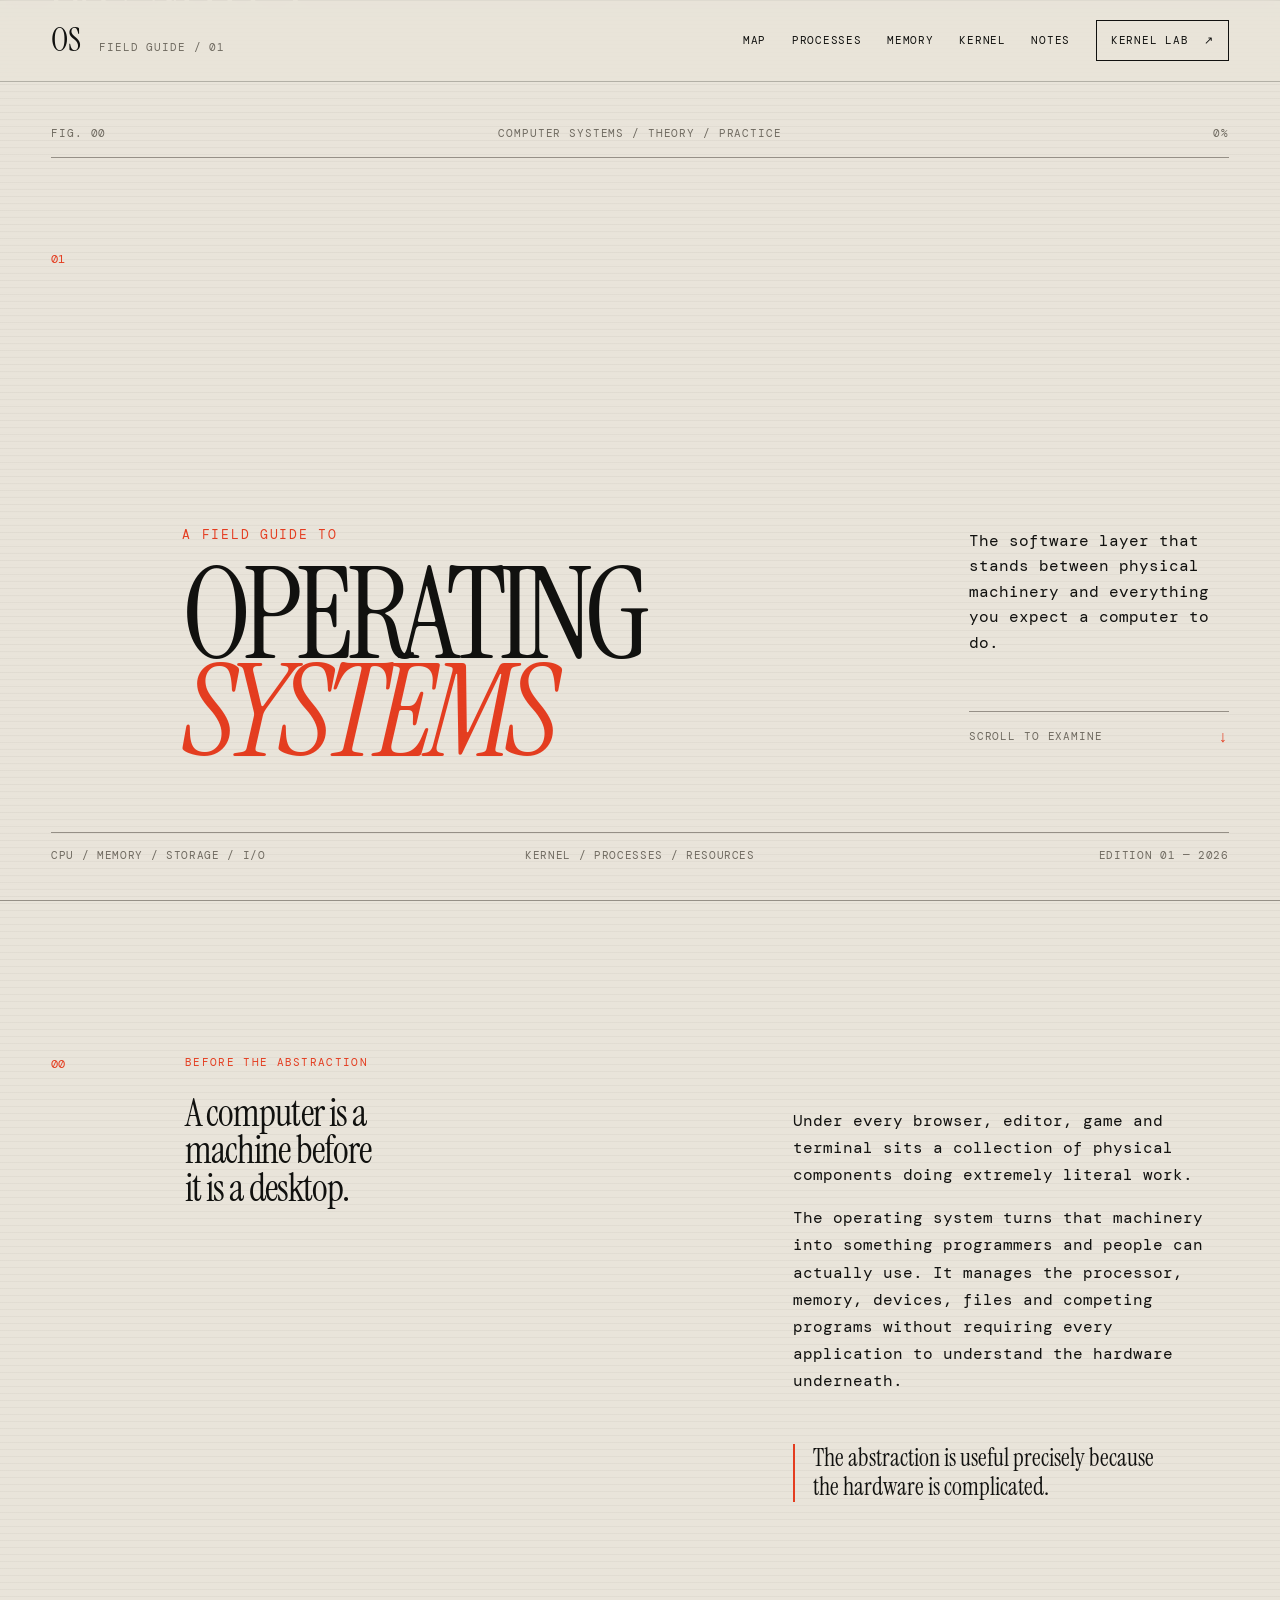
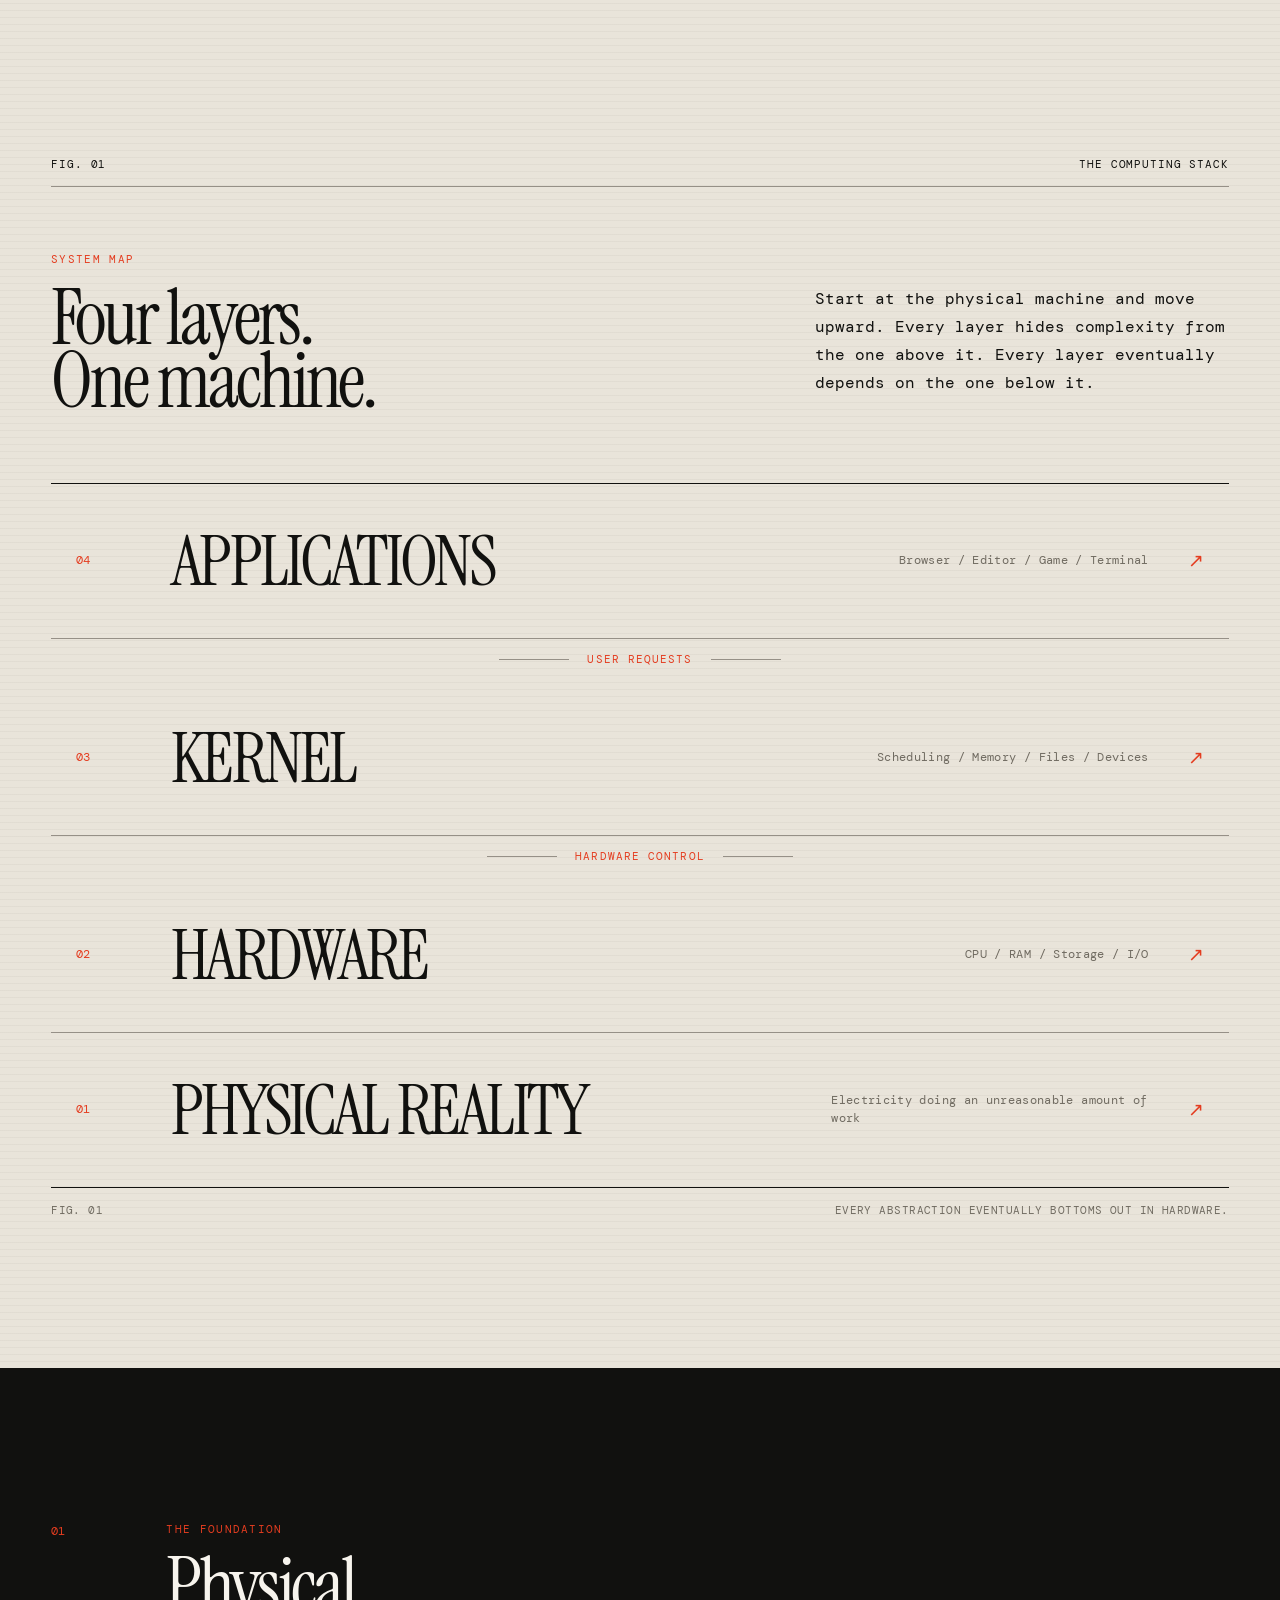
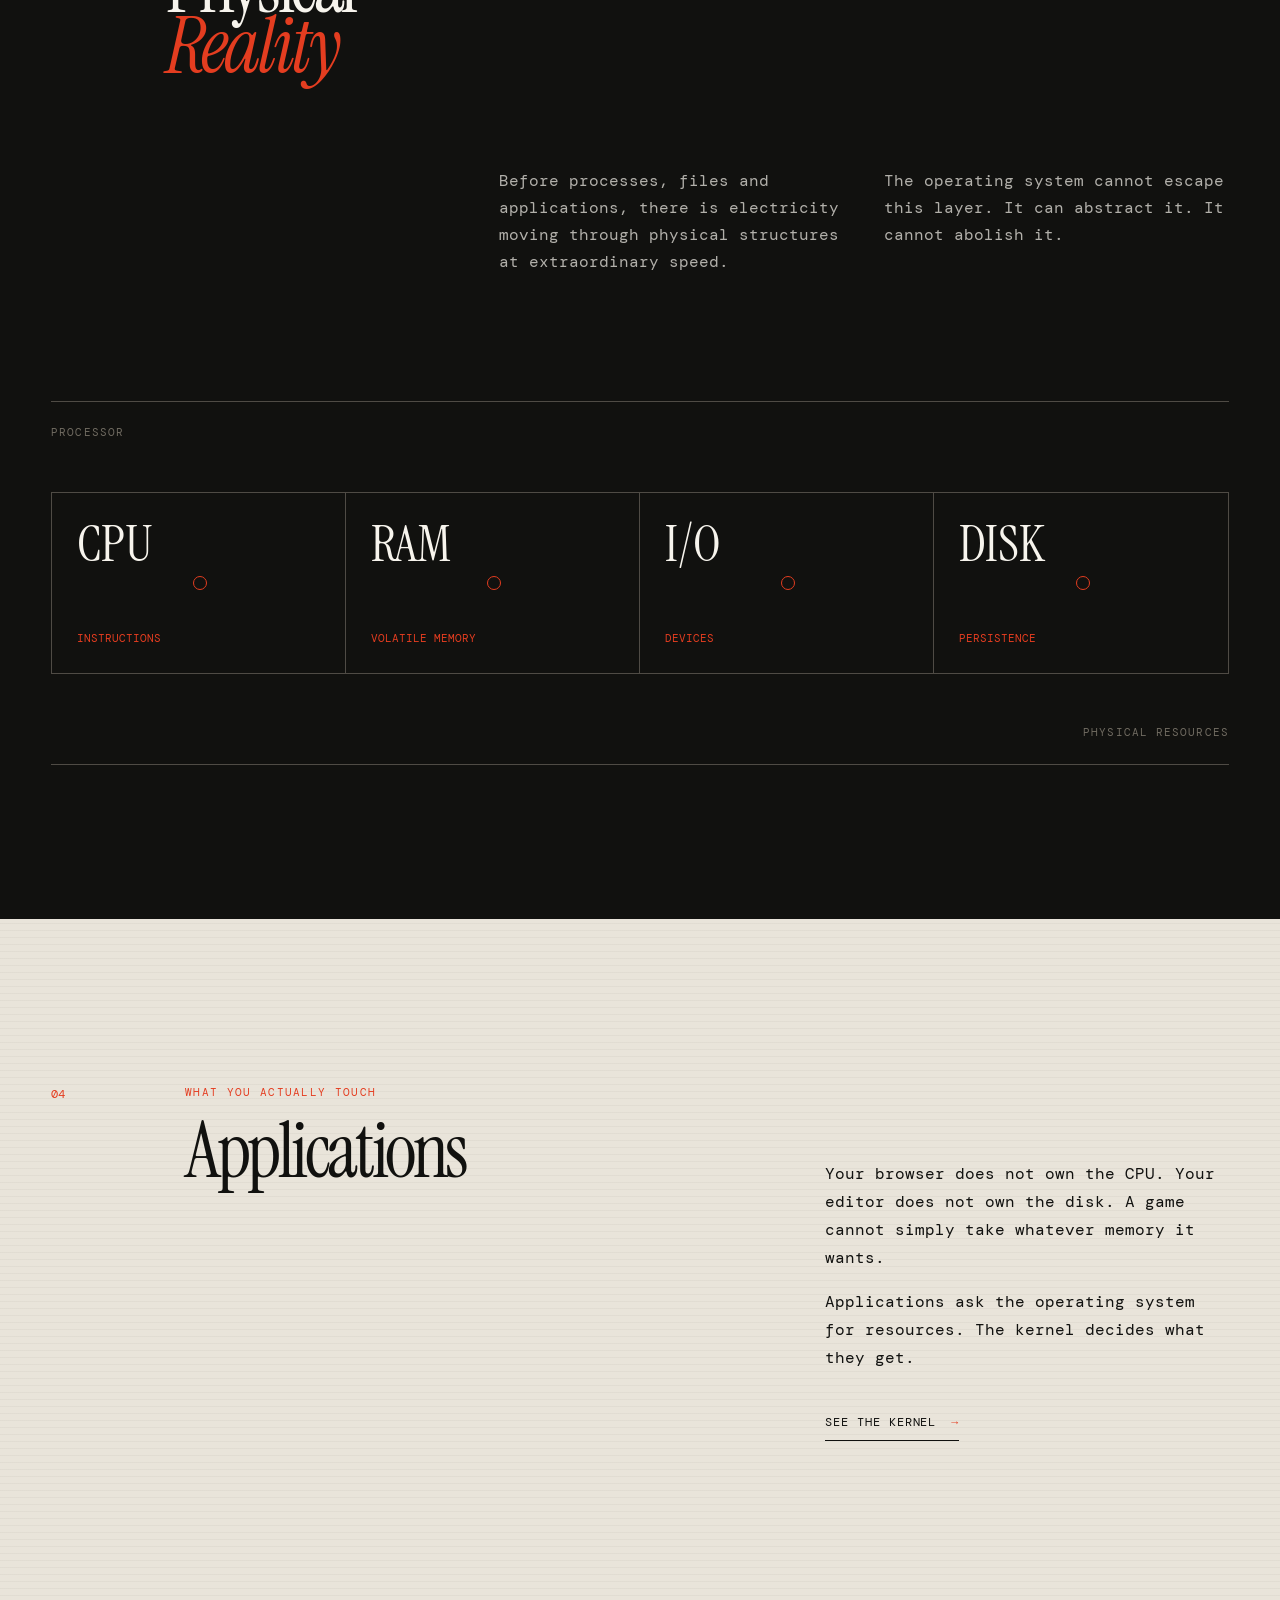
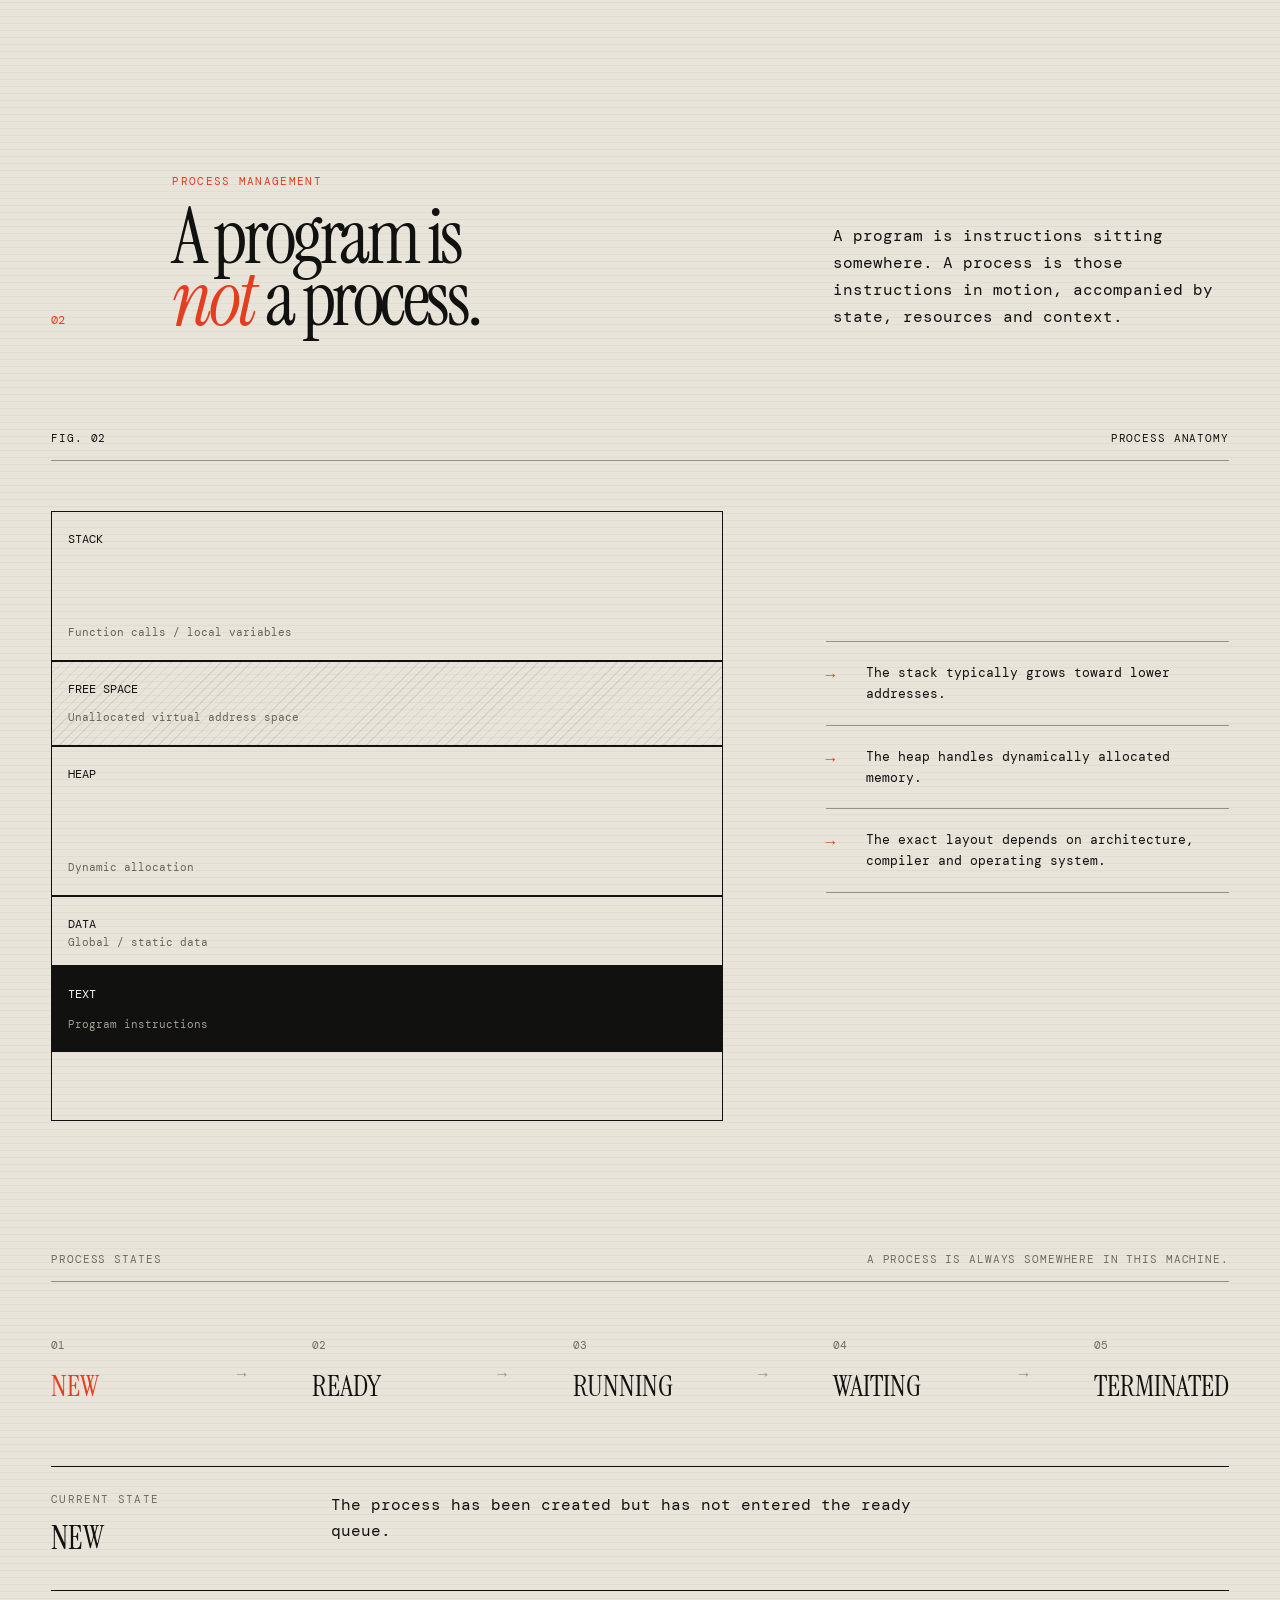
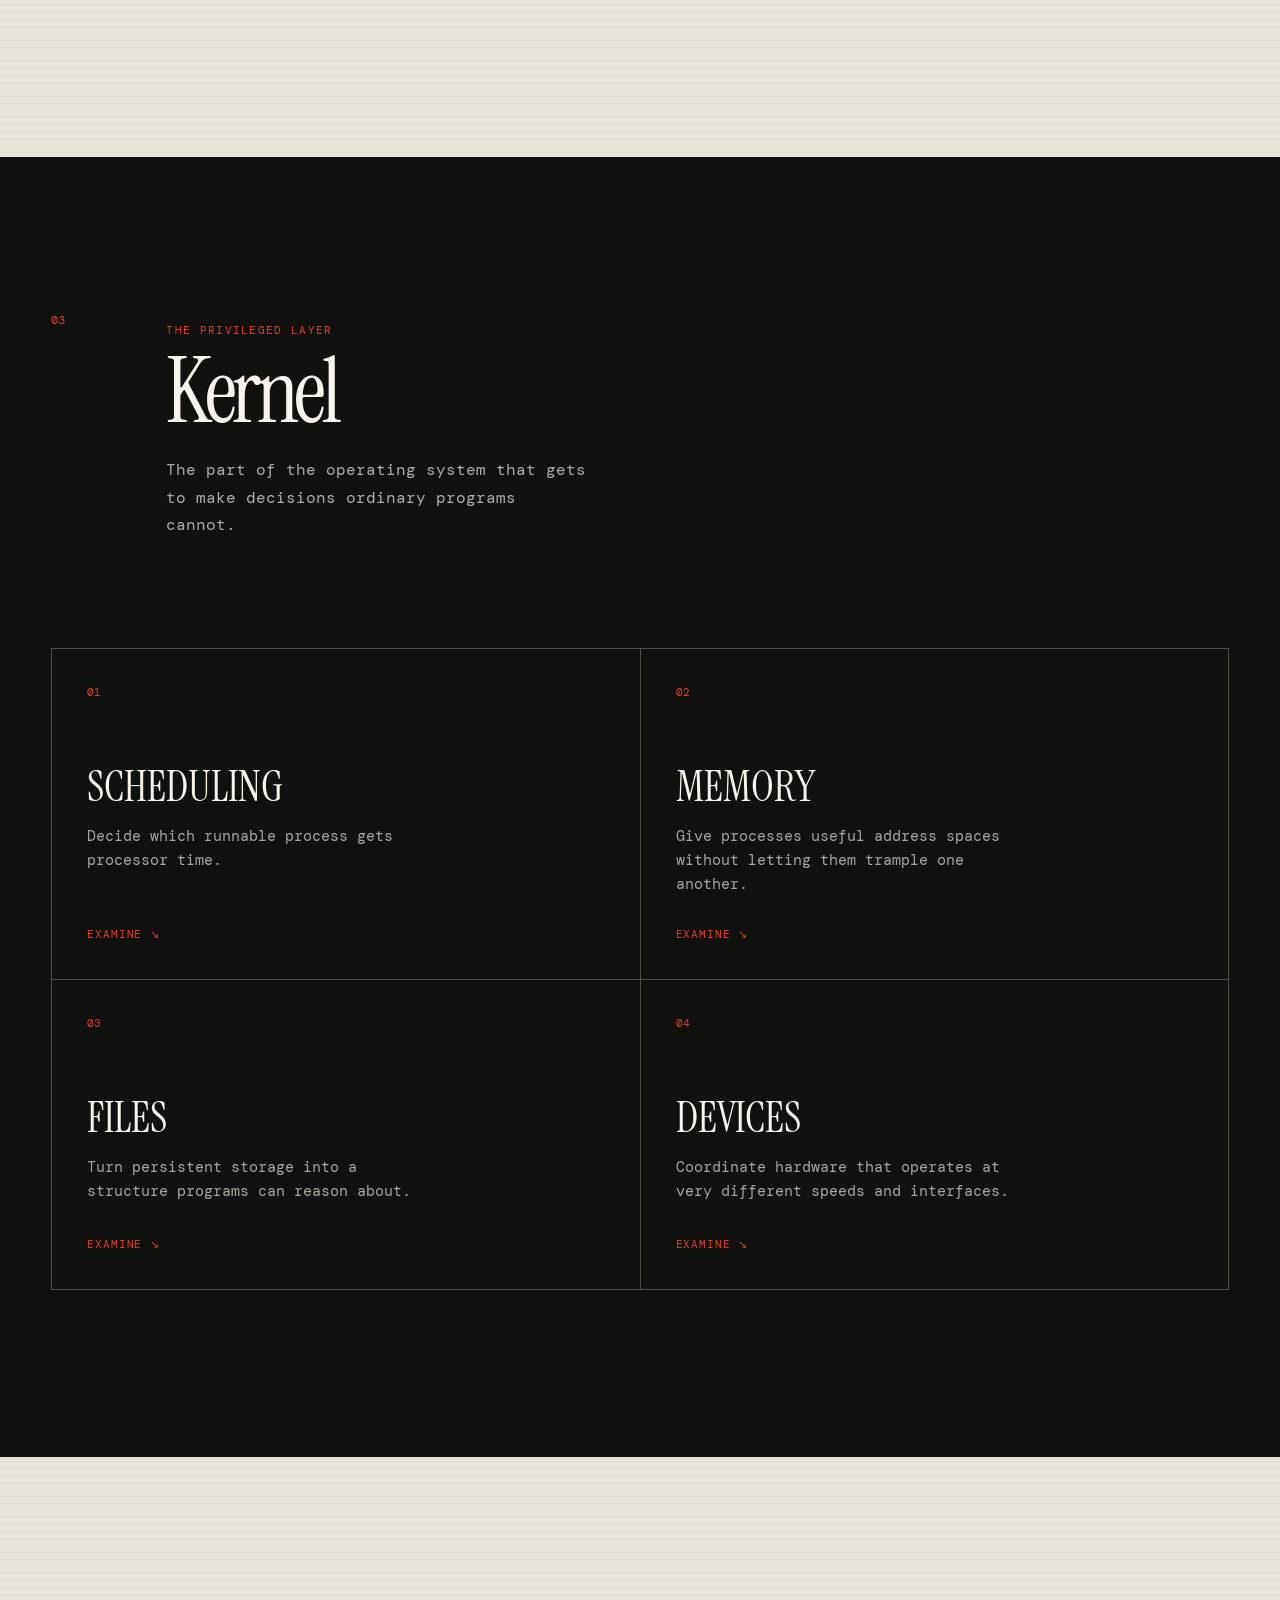
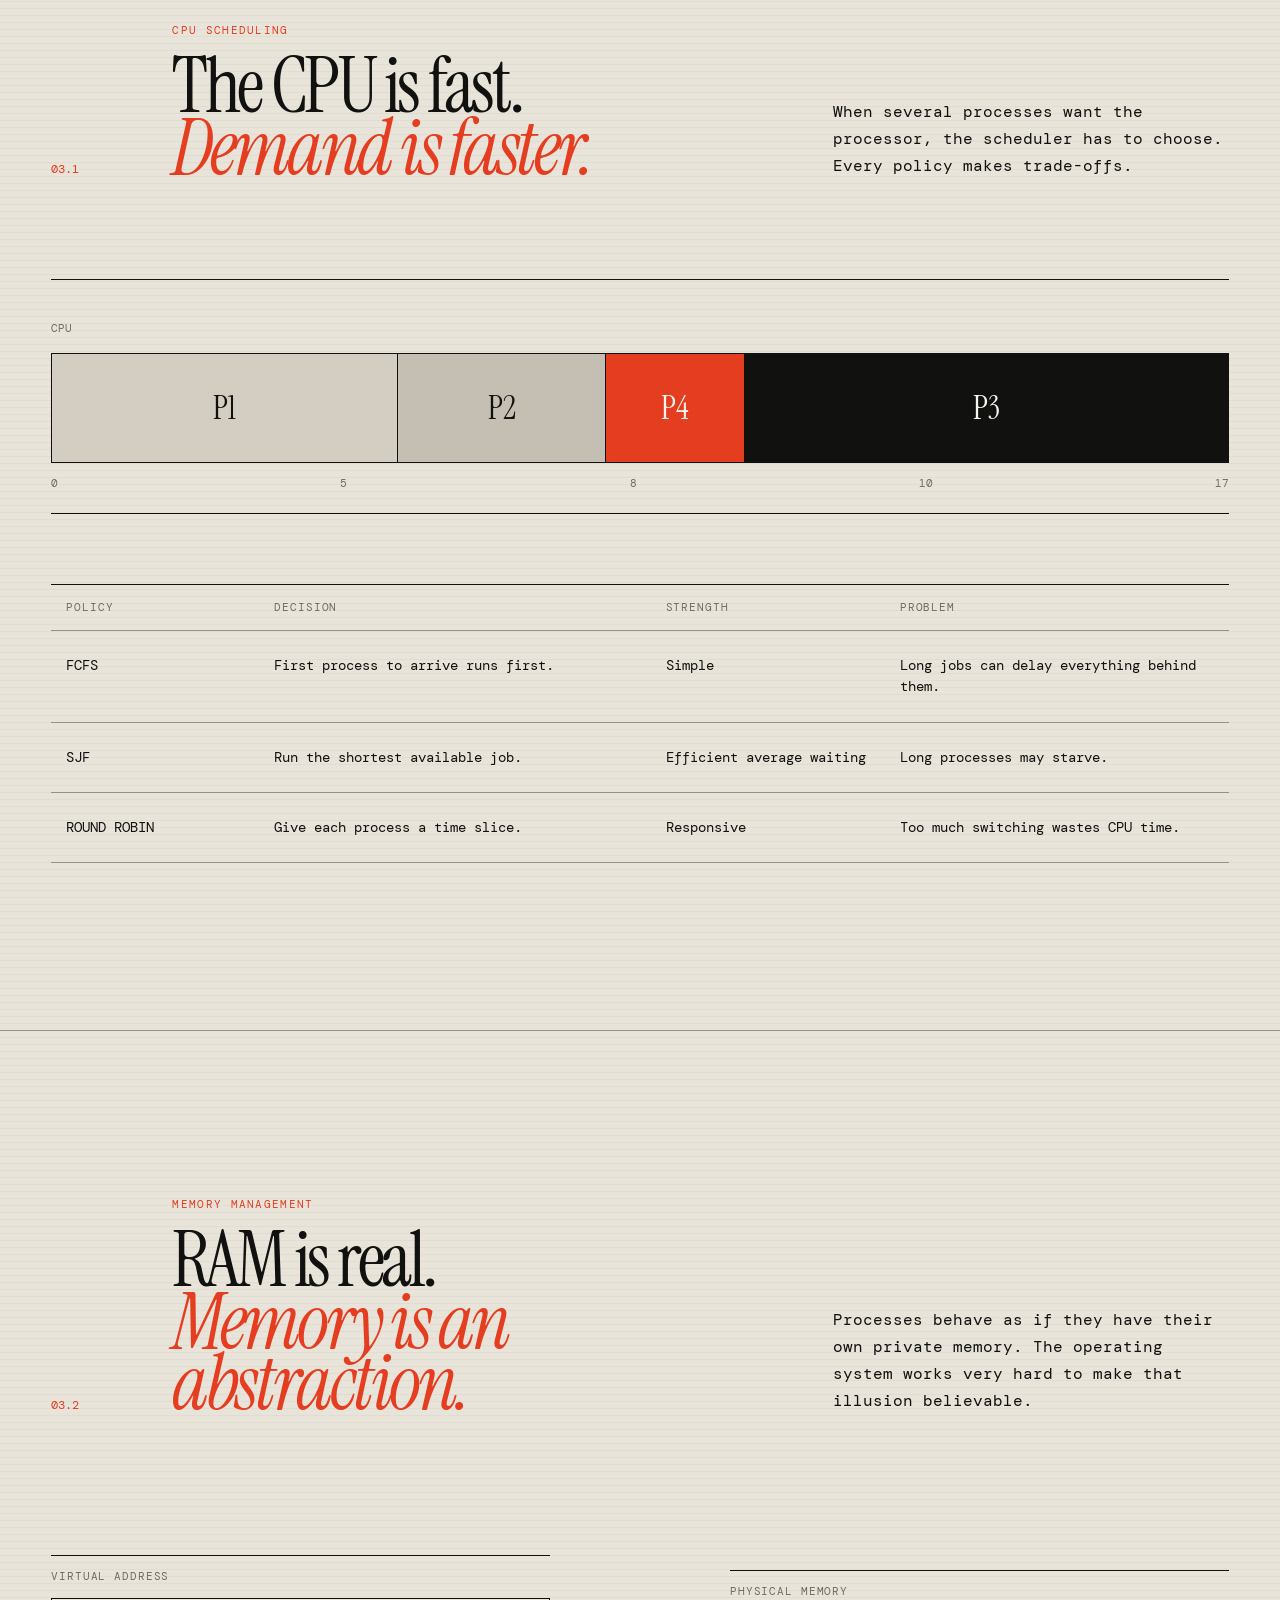
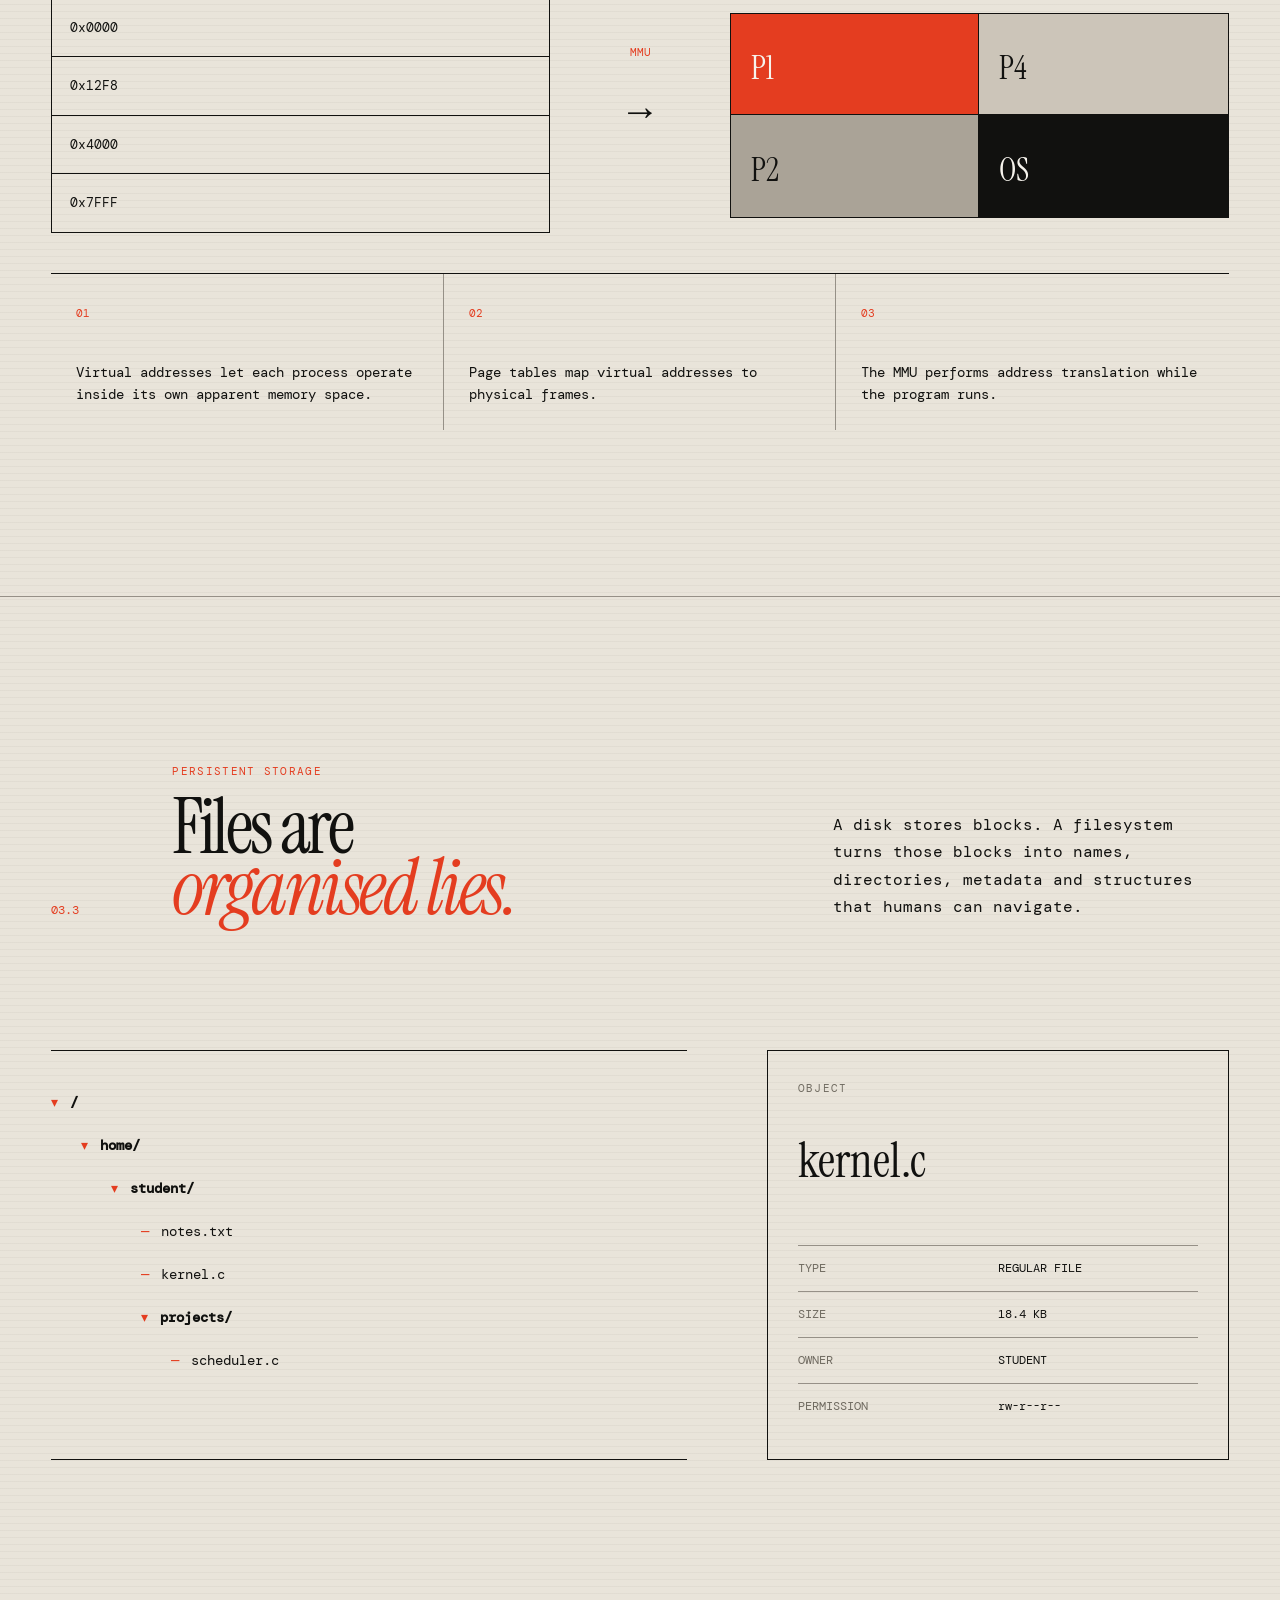
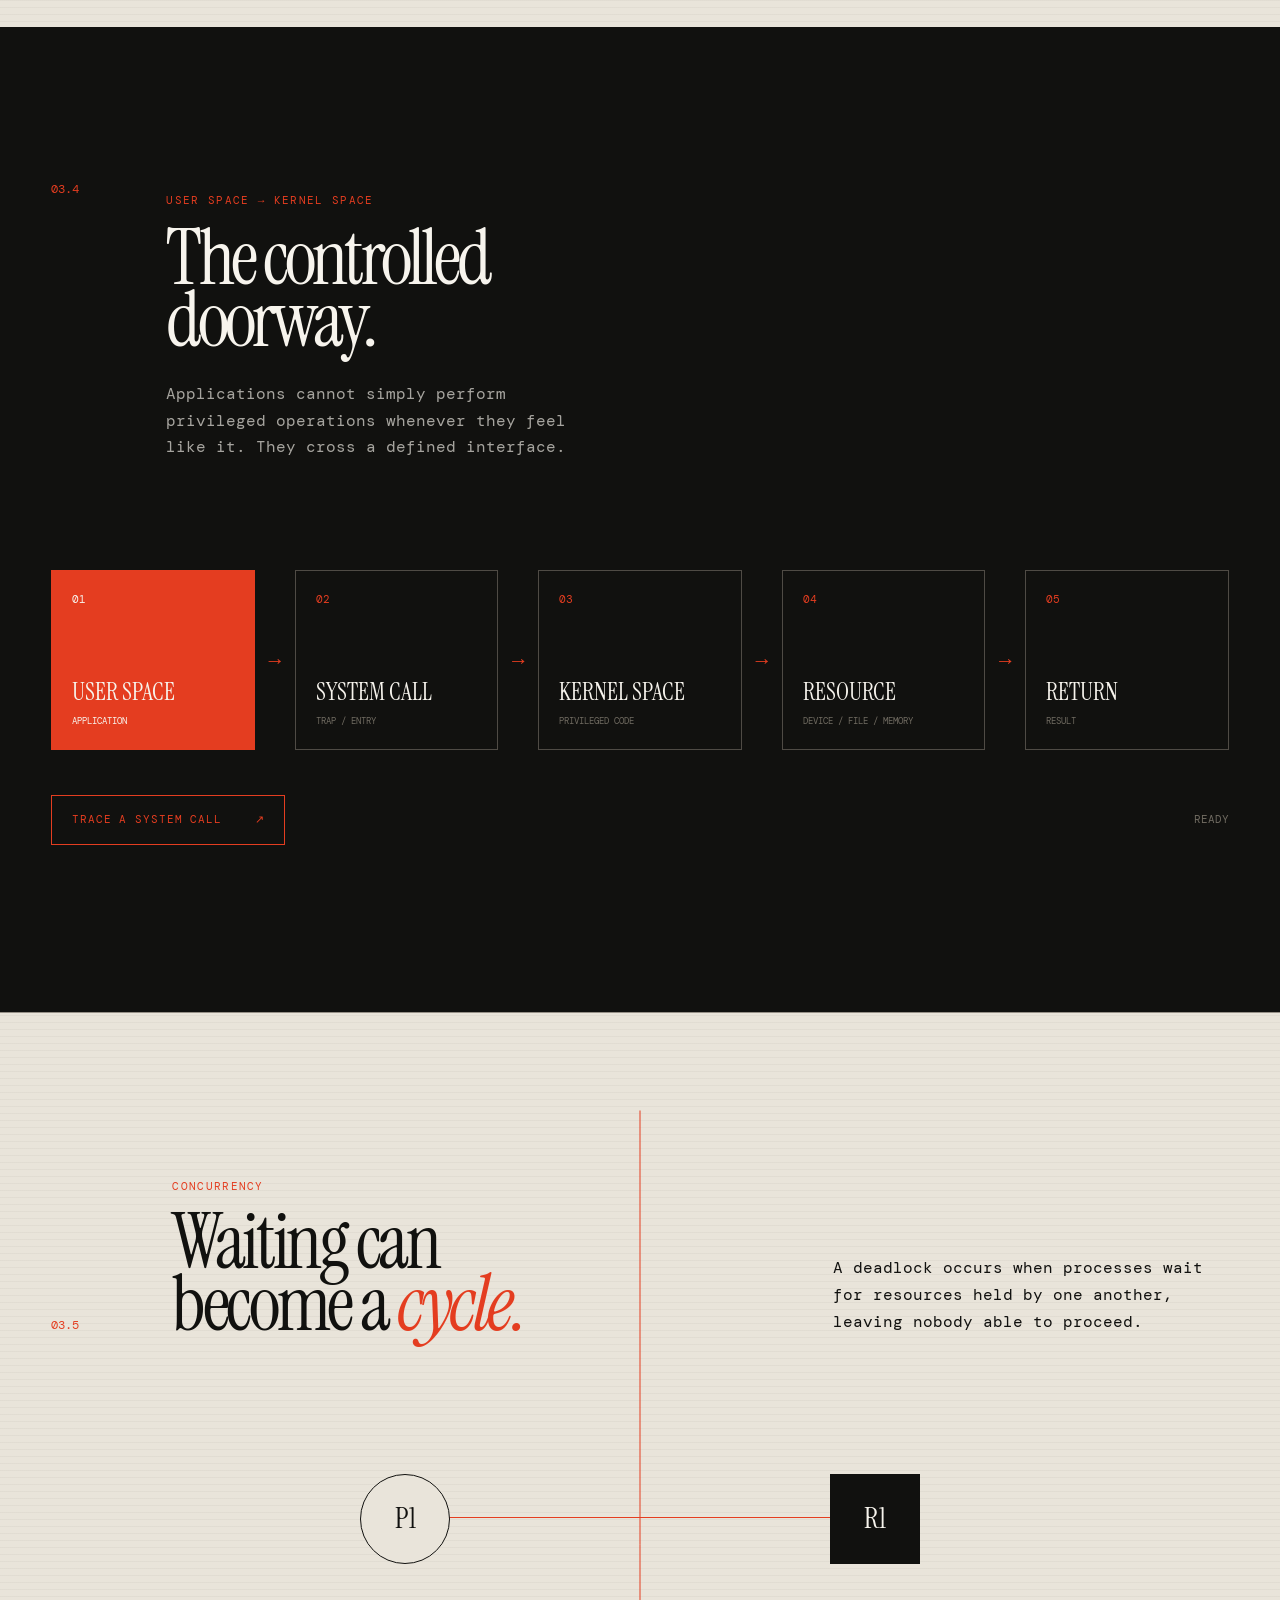
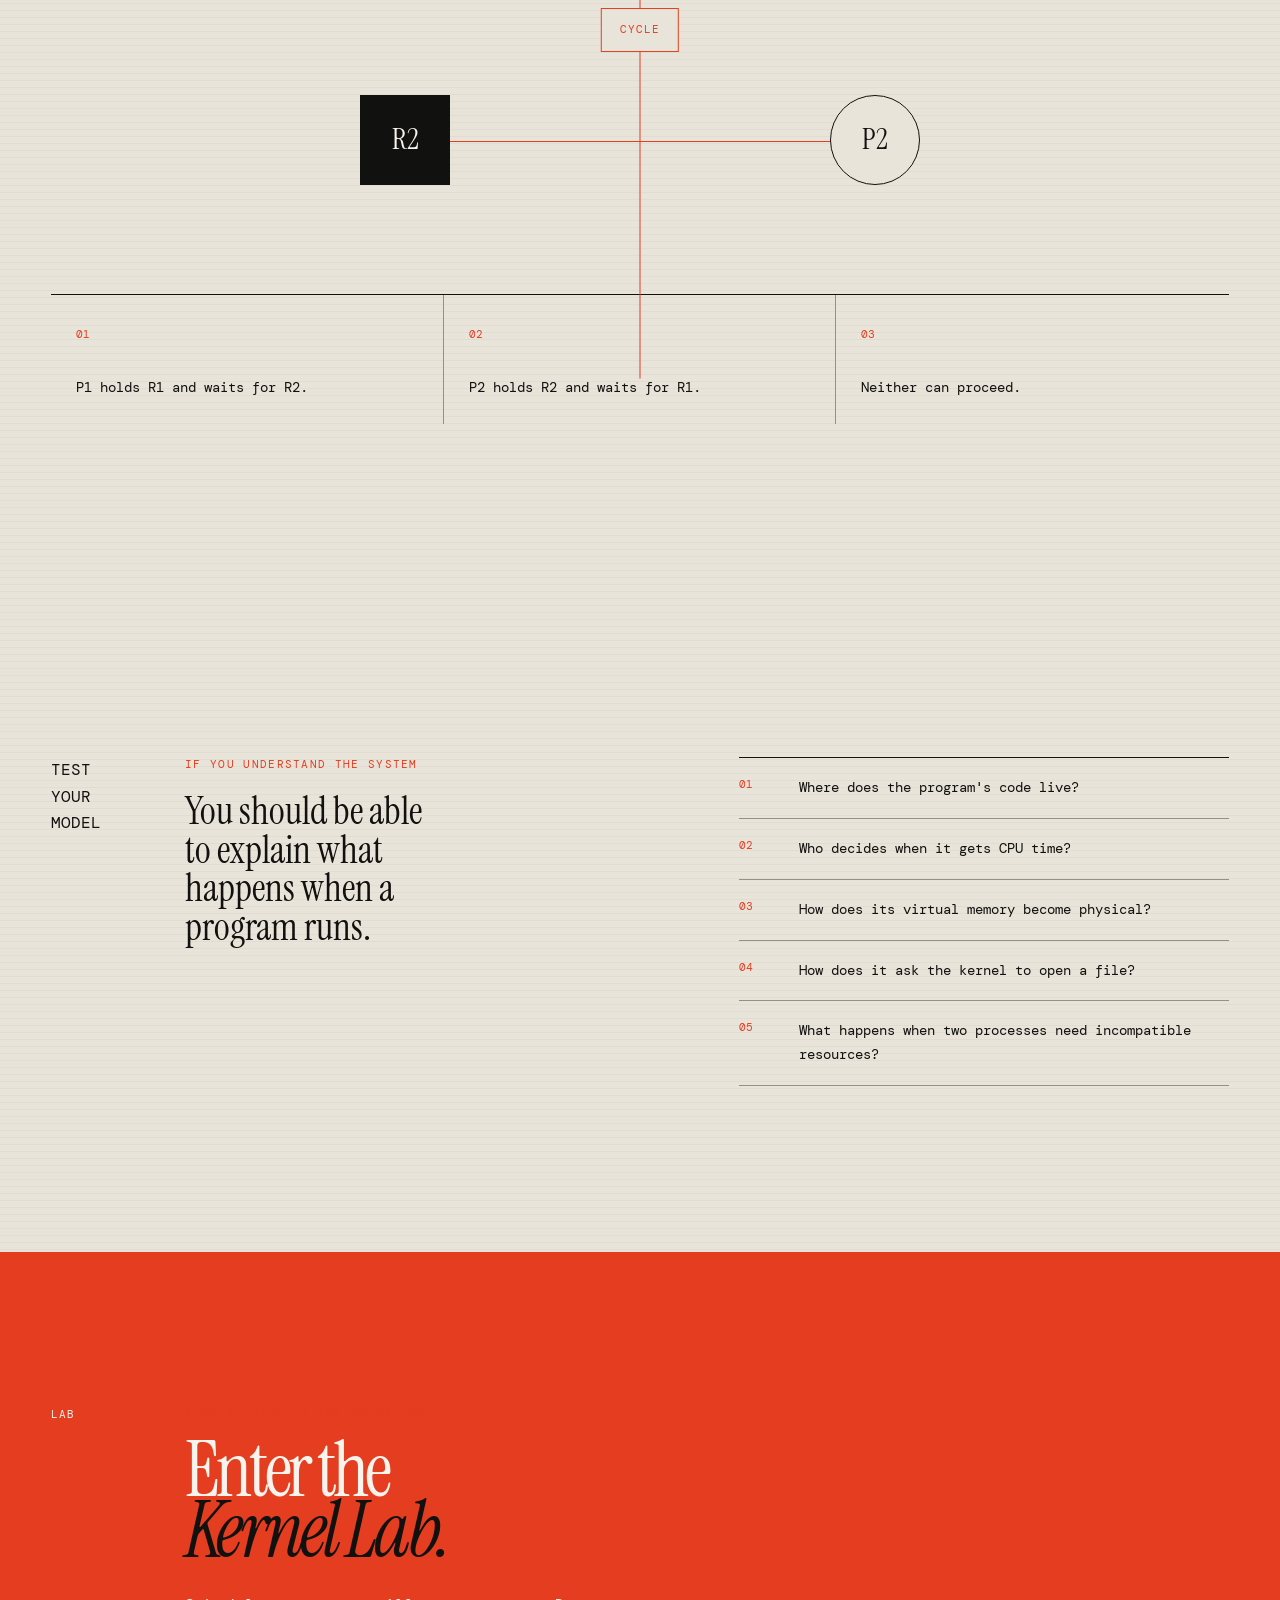
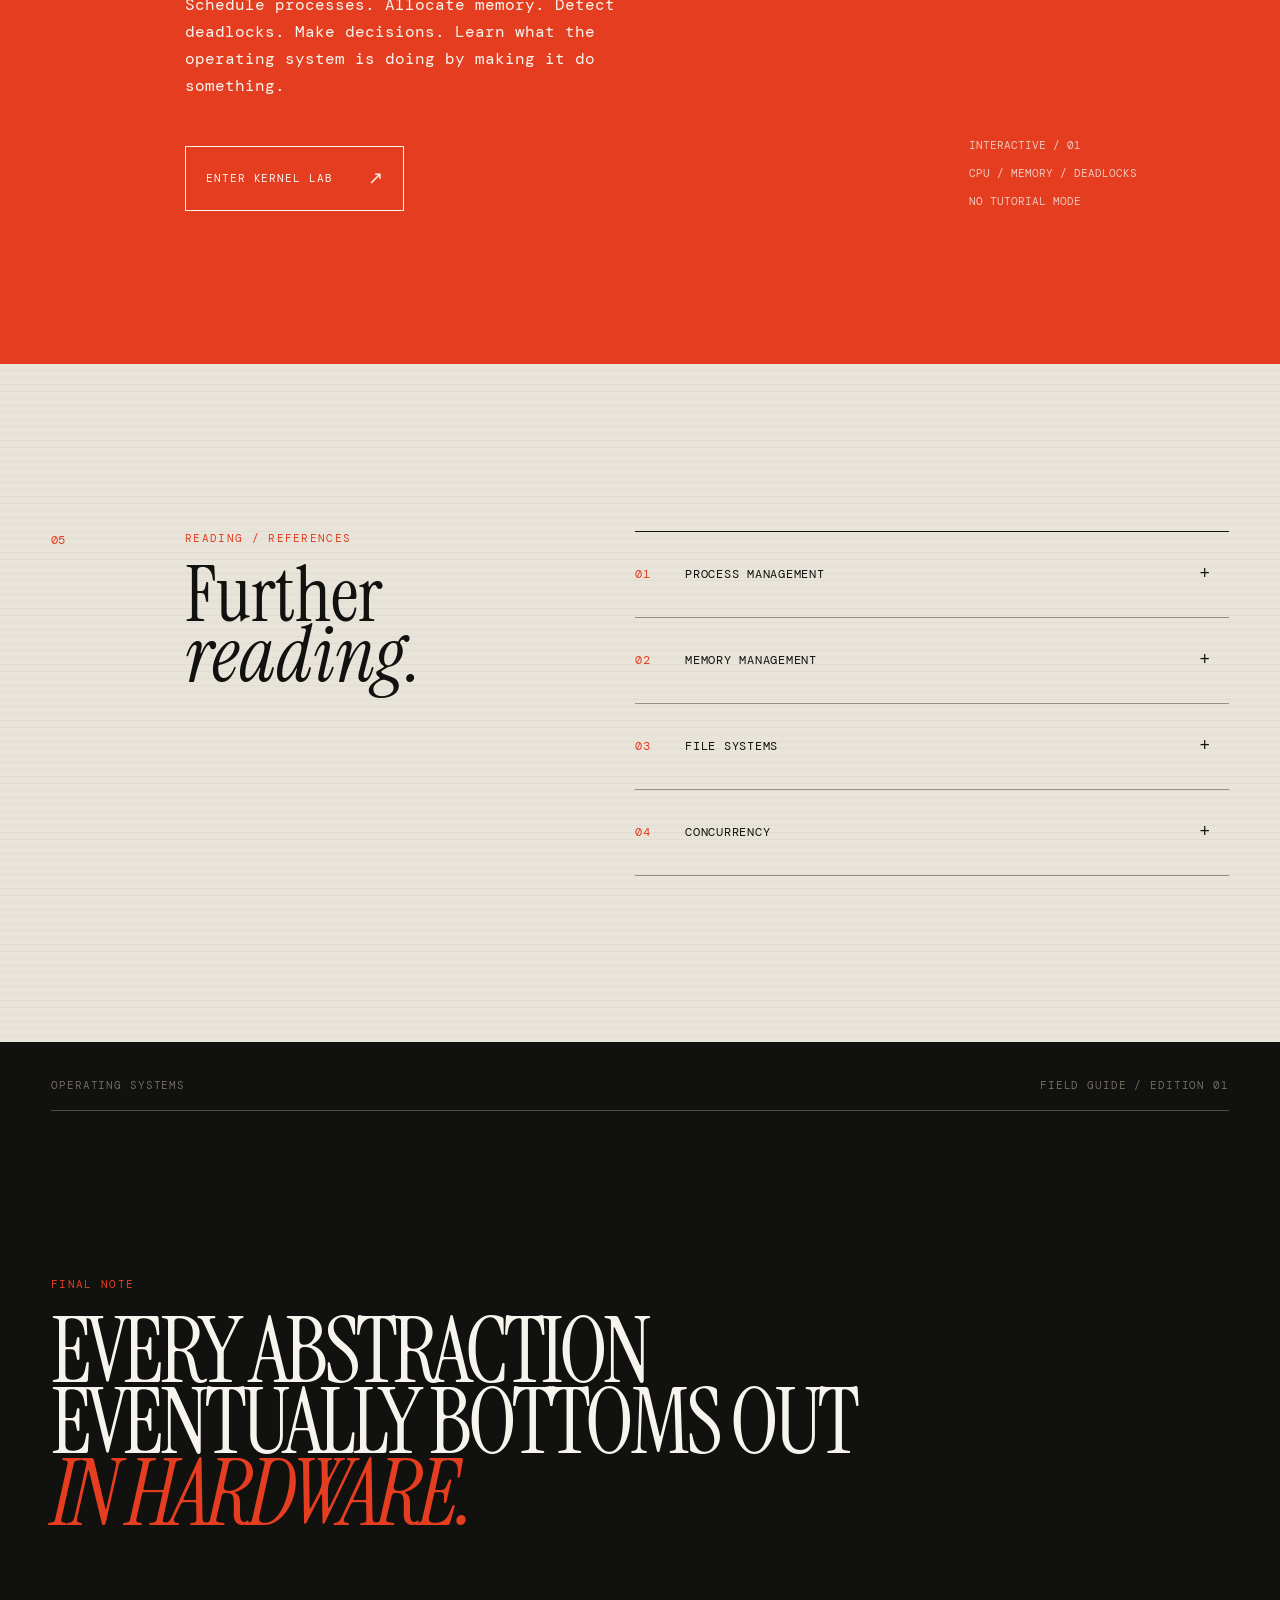
<file: index.html>
<!DOCTYPE html>
<html lang="en">
<head>
  <meta charset="UTF-8">
  <meta name="viewport" content="width=device-width, initial-scale=1.0">
  <meta name="theme-color" content="#11110f">
  <meta
    name="description"
    content="Operating Systems — a visual field guide to processes, memory, kernels, scheduling, filesystems and the machinery beneath modern computing."
  >

  <title>Operating Systems — Field Guide</title>

  <link rel="stylesheet" href="style.css">
</head>

<body>

  <!-- =========================================================
       READING PROGRESS
       ========================================================= -->

  <div class="reading-progress" aria-hidden="true">
    <span class="progress-bar"></span>
  </div>

  <!-- =========================================================
       HEADER
       ========================================================= -->

  <header class="site-header">

    <div class="header-mark">
      <span>OS</span>
      <small>FIELD GUIDE / 01</small>
    </div>

    <nav class="main-nav" aria-label="Primary navigation">

      <a href="#map">MAP</a>
      <a href="#processes">PROCESSES</a>
      <a href="#memory">MEMORY</a>
      <a href="#kernel">KERNEL</a>
      <a href="#references">NOTES</a>

      <a class="nav-lab" href="game.html">
        KERNEL LAB <span>↗</span>
      </a>

    </nav>

    <button
      class="menu-toggle"
      type="button"
      data-menu-toggle
      aria-label="Open navigation"
      aria-expanded="false"
    >
      <span></span>
      <span></span>
    </button>

  </header>

  <!-- =========================================================
       MOBILE NAV
       ========================================================= -->

  <div class="mobile-nav" data-mobile-nav>

    <div class="mobile-nav-inner">

      <span class="micro-label">FIELD GUIDE / NAVIGATION</span>

      <a href="#map">01 / SYSTEM MAP</a>
      <a href="#physical">02 / PHYSICAL REALITY</a>
      <a href="#processes">03 / PROCESSES</a>
      <a href="#memory">04 / MEMORY</a>
      <a href="#scheduling">05 / SCHEDULING</a>
      <a href="#filesystem">06 / FILE SYSTEMS</a>
      <a href="#kernel">07 / KERNEL</a>
      <a href="#references">08 / NOTES</a>

      <a class="mobile-lab-link" href="game.html">
        ENTER KERNEL LAB ↗
      </a>

    </div>

  </div>

  <main>

    <!-- =======================================================
         HERO
         ======================================================= -->

    <section class="hero" id="top">

      <div class="hero-topline">

        <span>FIG. 00</span>

        <span>
          COMPUTER SYSTEMS / THEORY / PRACTICE
        </span>

        <span>
          <span class="progress-value">0%</span>
        </span>

      </div>

      <div class="hero-main">

        <div class="hero-index">
          01
        </div>

        <div class="hero-title-wrap">

          <p class="eyebrow">
            A FIELD GUIDE TO
          </p>

          <h1>
            OPERATING<br>
            <em>SYSTEMS</em>
          </h1>

        </div>

        <div class="hero-aside">

          <p>
            The software layer that stands between
            physical machinery and everything you
            expect a computer to do.
          </p>

          <span class="scroll-note">
            SCROLL TO EXAMINE
            <b>↓</b>
          </span>

        </div>

      </div>

      <div class="hero-bottom">

        <span>
          CPU / MEMORY / STORAGE / I/O
        </span>

        <span>
          KERNEL / PROCESSES / RESOURCES
        </span>

        <span>
          EDITION 01 — 2026
        </span>

      </div>

    </section>

    <!-- =======================================================
         INTRODUCTION
         ======================================================= -->

    <section class="intro section-rule">

      <div class="section-number">
        00
      </div>

      <div class="intro-copy">

        <p class="kicker">
          BEFORE THE ABSTRACTION
        </p>

        <h2>
          A computer is a machine
          before it is a desktop.
        </h2>

      </div>

      <div class="intro-text">

        <p>
          Under every browser, editor, game and terminal
          sits a collection of physical components doing
          extremely literal work.
        </p>

        <p>
          The operating system turns that machinery into
          something programmers and people can actually use.
          It manages the processor, memory, devices, files
          and competing programs without requiring every
          application to understand the hardware underneath.
        </p>

        <span class="pull-note">
          The abstraction is useful precisely because
          the hardware is complicated.
        </span>

      </div>

    </section>

    <!-- =======================================================
         SYSTEM MAP
         ======================================================= -->

    <section class="system-map" id="map">

      <div class="figure-heading">

        <span>FIG. 01</span>

        <span>
          THE COMPUTING STACK
        </span>

      </div>

      <div class="map-introduction">

        <div>
          <p class="kicker">
            SYSTEM MAP
          </p>

          <h2>
            Four layers.<br>
            One machine.
          </h2>
        </div>

        <p>
          Start at the physical machine and move upward.
          Every layer hides complexity from the one above it.
          Every layer eventually depends on the one below it.
        </p>

      </div>

      <div class="system-stack">

        <a
          class="stack-row"
          href="#applications"
          data-map-link
        >

          <span class="stack-number">04</span>

          <span class="stack-title">
            APPLICATIONS
          </span>

          <span class="stack-description">
            Browser / Editor / Game / Terminal
          </span>

          <span class="stack-arrow">↗</span>

        </a>

        <div class="stack-connector">
          <span>USER REQUESTS</span>
        </div>

        <a
          class="stack-row"
          href="#kernel"
          data-map-link
        >

          <span class="stack-number">03</span>

          <span class="stack-title">
            KERNEL
          </span>

          <span class="stack-description">
            Scheduling / Memory / Files / Devices
          </span>

          <span class="stack-arrow">↗</span>

        </a>

        <div class="stack-connector">
          <span>HARDWARE CONTROL</span>
        </div>

        <a
          class="stack-row"
          href="#hardware"
          data-map-link
        >

          <span class="stack-number">02</span>

          <span class="stack-title">
            HARDWARE
          </span>

          <span class="stack-description">
            CPU / RAM / Storage / I/O
          </span>

          <span class="stack-arrow">↗</span>

        </a>

        <a
          class="stack-row stack-row-last"
          href="#physical"
          data-map-link
        >

          <span class="stack-number">01</span>

          <span class="stack-title">
            PHYSICAL REALITY
          </span>

          <span class="stack-description">
            Electricity doing an unreasonable amount of work
          </span>

          <span class="stack-arrow">↗</span>

        </a>

      </div>

      <div class="figure-caption">

        <span>FIG. 01</span>

        <span>
          EVERY ABSTRACTION EVENTUALLY BOTTOMS OUT IN HARDWARE.
        </span>

      </div>

    </section>

    <!-- =======================================================
         PHYSICAL REALITY
         ======================================================= -->

    <section
      class="chapter chapter-dark"
      id="physical"
    >

      <div class="chapter-index">
        01
      </div>

      <div class="chapter-heading">

        <p class="kicker">
          THE FOUNDATION
        </p>

        <h2>
          Physical<br>
          <em>Reality</em>
        </h2>

      </div>

      <div class="chapter-description">

        <p>
          Before processes, files and applications,
          there is electricity moving through physical
          structures at extraordinary speed.
        </p>

        <p>
          The operating system cannot escape this layer.
          It can abstract it. It cannot abolish it.
        </p>

      </div>

      <div class="hardware-diagram" id="hardware">

        <div class="diagram-label diagram-label-top">
          PROCESSOR
        </div>

        <div class="hardware-core">

          <div class="hardware-unit">
            <span>CPU</span>
            <small>INSTRUCTIONS</small>
          </div>

          <div class="hardware-unit">
            <span>RAM</span>
            <small>VOLATILE MEMORY</small>
          </div>

          <div class="hardware-unit">
            <span>I/O</span>
            <small>DEVICES</small>
          </div>

          <div class="hardware-unit">
            <span>DISK</span>
            <small>PERSISTENCE</small>
          </div>

        </div>

        <div class="hardware-lines" aria-hidden="true">
          <i></i>
          <i></i>
          <i></i>
          <i></i>
        </div>

        <div class="diagram-label diagram-label-bottom">
          PHYSICAL RESOURCES
        </div>

      </div>

    </section>

    <!-- =======================================================
         APPLICATIONS
         ======================================================= -->

    <section
      class="applications chapter-light"
      id="applications"
    >

      <div class="section-number">
        04
      </div>

      <div class="applications-heading">

        <p class="kicker">
          WHAT YOU ACTUALLY TOUCH
        </p>

        <h2>
          Applications
        </h2>

      </div>

      <div class="applications-copy">

        <p>
          Your browser does not own the CPU.
          Your editor does not own the disk.
          A game cannot simply take whatever memory it wants.
        </p>

        <p>
          Applications ask the operating system for resources.
          The kernel decides what they get.
        </p>

        <a href="#kernel" class="text-link">
          SEE THE KERNEL <span>→</span>
        </a>

      </div>

    </section>

    <!-- =======================================================
         PROCESS SECTION
         ======================================================= -->

    <section
      class="content-section"
      id="processes"
    >

      <div class="section-header">

        <div class="section-id">
          02
        </div>

        <div>
          <p class="kicker">
            PROCESS MANAGEMENT
          </p>

          <h2>
            A program is<br>
            <em>not</em> a process.
          </h2>
        </div>

        <p class="section-lead">
          A program is instructions sitting somewhere.
          A process is those instructions in motion,
          accompanied by state, resources and context.
        </p>

      </div>

      <div class="process-anatomy">

        <div class="figure-heading">

          <span>FIG. 02</span>

          <span>PROCESS ANATOMY</span>

        </div>

        <div class="process-layout">

          <div class="memory-map">

            <div class="memory-region stack-region">

              <span class="region-name">
                STACK
              </span>

              <span class="region-description">
                Function calls / local variables
              </span>

            </div>

            <div class="memory-region free-region">

              <span class="region-name">
                FREE SPACE
              </span>

              <span class="region-description">
                Unallocated virtual address space
              </span>

            </div>

            <div class="memory-region heap-region">

              <span class="region-name">
                HEAP
              </span>

              <span class="region-description">
                Dynamic allocation
              </span>

            </div>

            <div class="memory-region data-region">

              <span class="region-name">
                DATA
              </span>

              <span class="region-description">
                Global / static data
              </span>

            </div>

            <div class="memory-region text-region">

              <span class="region-name">
                TEXT
              </span>

              <span class="region-description">
                Program instructions
              </span>

            </div>

          </div>

          <aside class="diagram-notes">

            <div class="diagram-note">

              <span>→</span>

              <p>
                The stack typically grows toward
                lower addresses.
              </p>

            </div>

            <div class="diagram-note">

              <span>→</span>

              <p>
                The heap handles dynamically
                allocated memory.
              </p>

            </div>

            <div class="diagram-note">

              <span>→</span>

              <p>
                The exact layout depends on architecture,
                compiler and operating system.
              </p>

            </div>

          </aside>

        </div>

      </div>

      <div class="process-states">

        <div class="subsection-heading">

          <span>PROCESS STATES</span>

          <span>
            A PROCESS IS ALWAYS SOMEWHERE IN THIS MACHINE.
          </span>

        </div>

        <div class="state-line">

          <button
            type="button"
            class="state-item is-active"
            data-process-step="0"
          >
            <span>01</span>
            <strong>NEW</strong>
          </button>

          <span class="state-arrow">→</span>

          <button
            type="button"
            class="state-item"
            data-process-step="1"
          >
            <span>02</span>
            <strong>READY</strong>
          </button>

          <span class="state-arrow">→</span>

          <button
            type="button"
            class="state-item"
            data-process-step="2"
          >
            <span>03</span>
            <strong>RUNNING</strong>
          </button>

          <span class="state-arrow">→</span>

          <button
            type="button"
            class="state-item"
            data-process-step="3"
          >
            <span>04</span>
            <strong>WAITING</strong>
          </button>

          <span class="state-arrow">→</span>

          <button
            type="button"
            class="state-item"
            data-process-step="4"
          >
            <span>05</span>
            <strong>TERMINATED</strong>
          </button>

        </div>

        <div class="state-explanation">

          <div class="state-current">
            <span class="micro-label">CURRENT STATE</span>
            <strong data-process-state>NEW</strong>
          </div>

          <p data-process-description>
            The process has been created but has not entered
            the ready queue.
          </p>

        </div>

      </div>

    </section>

    <!-- =======================================================
         KERNEL
         ======================================================= -->

    <section
      class="kernel-section chapter-dark"
      id="kernel"
    >

      <div class="chapter-index">
        03
      </div>

      <div class="kernel-title">

        <p class="kicker">
          THE PRIVILEGED LAYER
        </p>

        <h2>
          Kernel
        </h2>

        <p>
          The part of the operating system that gets
          to make decisions ordinary programs cannot.
        </p>

      </div>

      <div class="kernel-principles">

        <article class="kernel-principle">

          <span>01</span>

          <h3>
            SCHEDULING
          </h3>

          <p>
            Decide which runnable process gets
            processor time.
          </p>

          <a href="#scheduling">
            EXAMINE ↘
          </a>

        </article>

        <article class="kernel-principle">

          <span>02</span>

          <h3>
            MEMORY
          </h3>

          <p>
            Give processes useful address spaces
            without letting them trample one another.
          </p>

          <a href="#memory">
            EXAMINE ↘
          </a>

        </article>

        <article class="kernel-principle">

          <span>03</span>

          <h3>
            FILES
          </h3>

          <p>
            Turn persistent storage into a structure
            programs can reason about.
          </p>

          <a href="#filesystem">
            EXAMINE ↘
          </a>

        </article>

        <article class="kernel-principle">

          <span>04</span>

          <h3>
            DEVICES
          </h3>

          <p>
            Coordinate hardware that operates at very
            different speeds and interfaces.
          </p>

          <a href="#system-calls">
            EXAMINE ↘
          </a>

        </article>

      </div>

    </section>

    <!-- =======================================================
         CPU SCHEDULING
         ======================================================= -->

    <section
      class="content-section"
      id="scheduling"
    >

      <div class="section-header">

        <div class="section-id">
          03.1
        </div>

        <div>

          <p class="kicker">
            CPU SCHEDULING
          </p>

          <h2>
            The CPU is fast.<br>
            <em>Demand is faster.</em>
          </h2>

        </div>

        <p class="section-lead">
          When several processes want the processor,
          the scheduler has to choose. Every policy makes
          trade-offs.
        </p>

      </div>

      <div class="scheduling-visual">

        <div class="cpu-label">
          CPU
        </div>

        <div class="cpu-track">

          <div class="cpu-block cpu-p1">
            P1
          </div>

          <div class="cpu-block cpu-p2">
            P2
          </div>

          <div class="cpu-block cpu-p4">
            P4
          </div>

          <div class="cpu-block cpu-p3">
            P3
          </div>

        </div>

        <div class="timeline">

          <span>0</span>
          <span>5</span>
          <span>8</span>
          <span>10</span>
          <span>17</span>

        </div>

      </div>

      <div class="comparison-table">

        <div class="table-row table-head">

          <span>POLICY</span>
          <span>DECISION</span>
          <span>STRENGTH</span>
          <span>PROBLEM</span>

        </div>

        <div class="table-row">

          <span>FCFS</span>

          <span>
            First process to arrive runs first.
          </span>

          <span>
            Simple
          </span>

          <span>
            Long jobs can delay everything behind them.
          </span>

        </div>

        <div class="table-row">

          <span>SJF</span>

          <span>
            Run the shortest available job.
          </span>

          <span>
            Efficient average waiting
          </span>

          <span>
            Long processes may starve.
          </span>

        </div>

        <div class="table-row">

          <span>ROUND ROBIN</span>

          <span>
            Give each process a time slice.
          </span>

          <span>
            Responsive
          </span>

          <span>
            Too much switching wastes CPU time.
          </span>

        </div>

      </div>

    </section>

    <!-- =======================================================
         MEMORY
         ======================================================= -->

    <section
      class="content-section memory-section"
      id="memory"
    >

      <div class="section-header">

        <div class="section-id">
          03.2
        </div>

        <div>

          <p class="kicker">
            MEMORY MANAGEMENT
          </p>

          <h2>
            RAM is real.<br>
            <em>Memory is an abstraction.</em>
          </h2>

        </div>

        <p class="section-lead">
          Processes behave as if they have their own
          private memory. The operating system works very
          hard to make that illusion believable.
        </p>

      </div>

      <div class="memory-concept">

        <div class="address-column">

          <span class="address-title">
            VIRTUAL ADDRESS
          </span>

          <div class="address-box">
            <span>0x0000</span>
            <span>0x12F8</span>
            <span>0x4000</span>
            <span>0x7FFF</span>
          </div>

        </div>

        <div class="translation-arrow">
          <span>MMU</span>
          <b>→</b>
        </div>

        <div class="address-column physical">

          <span class="address-title">
            PHYSICAL MEMORY
          </span>

          <div class="physical-memory">

            <div class="physical-block block-a">
              P1
            </div>

            <div class="physical-block block-b">
              P4
            </div>

            <div class="physical-block block-c">
              P2
            </div>

            <div class="physical-block block-d">
              OS
            </div>

          </div>

        </div>

      </div>

      <div class="memory-notes">

        <div>
          <span>01</span>
          <p>
            Virtual addresses let each process operate
            inside its own apparent memory space.
          </p>
        </div>

        <div>
          <span>02</span>
          <p>
            Page tables map virtual addresses to physical
            frames.
          </p>
        </div>

        <div>
          <span>03</span>
          <p>
            The MMU performs address translation while
            the program runs.
          </p>
        </div>

      </div>

    </section>

    <!-- =======================================================
         FILE SYSTEM
         ======================================================= -->

    <section
      class="content-section filesystem-section"
      id="filesystem"
    >

      <div class="section-header">

        <div class="section-id">
          03.3
        </div>

        <div>

          <p class="kicker">
            PERSISTENT STORAGE
          </p>

          <h2>
            Files are<br>
            <em>organised lies.</em>
          </h2>

        </div>

        <p class="section-lead">
          A disk stores blocks. A filesystem turns those
          blocks into names, directories, metadata and
          structures that humans can navigate.
        </p>

      </div>

      <div class="filesystem-diagram">

        <div class="directory-tree">

          <div class="tree-line root">
            <span>▾</span>
            <strong>/</strong>
          </div>

          <div class="tree-line indent-one">
            <span>▾</span>
            <strong>home/</strong>
          </div>

          <div class="tree-line indent-two">
            <span>▾</span>
            <strong>student/</strong>
          </div>

          <div class="tree-line indent-three">
            <span>—</span>
            <span>notes.txt</span>
          </div>

          <div class="tree-line indent-three">
            <span>—</span>
            <span>kernel.c</span>
          </div>

          <div class="tree-line indent-three">
            <span>▾</span>
            <strong>projects/</strong>
          </div>

          <div class="tree-line indent-four">
            <span>—</span>
            <span>scheduler.c</span>
          </div>

        </div>

        <div class="filesystem-meta">

          <span class="micro-label">
            OBJECT
          </span>

          <strong>
            kernel.c
          </strong>

          <dl>

            <div>
              <dt>TYPE</dt>
              <dd>REGULAR FILE</dd>
            </div>

            <div>
              <dt>SIZE</dt>
              <dd>18.4 KB</dd>
            </div>

            <div>
              <dt>OWNER</dt>
              <dd>STUDENT</dd>
            </div>

            <div>
              <dt>PERMISSION</dt>
              <dd>rw-r--r--</dd>
            </div>

          </dl>

        </div>

      </div>

    </section>

    <!-- =======================================================
         SYSTEM CALLS
         ======================================================= -->

    <section
      class="system-call-section chapter-dark"
      id="system-calls"
    >

      <div class="chapter-index">
        03.4
      </div>

      <div class="system-call-heading">

        <p class="kicker">
          USER SPACE → KERNEL SPACE
        </p>

        <h2>
          The controlled<br>
          doorway.
        </h2>

        <p>
          Applications cannot simply perform privileged
          operations whenever they feel like it.
          They cross a defined interface.
        </p>

      </div>

      <div class="syscall-flow">

        <div
          class="syscall-stage is-active"
          data-syscall-stage
        >
          <span>01</span>
          <strong>USER SPACE</strong>
          <small>APPLICATION</small>
        </div>

        <div class="syscall-arrow">→</div>

        <div
          class="syscall-stage"
          data-syscall-stage
        >
          <span>02</span>
          <strong>SYSTEM CALL</strong>
          <small>TRAP / ENTRY</small>
        </div>

        <div class="syscall-arrow">→</div>

        <div
          class="syscall-stage"
          data-syscall-stage
        >
          <span>03</span>
          <strong>KERNEL SPACE</strong>
          <small>PRIVILEGED CODE</small>
        </div>

        <div class="syscall-arrow">→</div>

        <div
          class="syscall-stage"
          data-syscall-stage
        >
          <span>04</span>
          <strong>RESOURCE</strong>
          <small>DEVICE / FILE / MEMORY</small>
        </div>

        <div class="syscall-arrow">→</div>

        <div
          class="syscall-stage"
          data-syscall-stage
        >
          <span>05</span>
          <strong>RETURN</strong>
          <small>RESULT</small>
        </div>

      </div>

      <div class="syscall-controls">

        <button
          class="editorial-button"
          type="button"
          data-syscall-trigger
        >
          TRACE A SYSTEM CALL
          <span>↗</span>
        </button>

        <span
          class="syscall-status"
          data-syscall-status
        >
          READY
        </span>

      </div>

    </section>

    <!-- =======================================================
         DEADLOCK
         ======================================================= -->

    <section
      class="content-section deadlock-section"
      id="deadlocks"
    >

      <div class="section-header">

        <div class="section-id">
          03.5
        </div>

        <div>

          <p class="kicker">
            CONCURRENCY
          </p>

          <h2>
            Waiting can<br>
            become a <em>cycle.</em>
          </h2>

        </div>

        <p class="section-lead">
          A deadlock occurs when processes wait for resources
          held by one another, leaving nobody able to proceed.
        </p>

      </div>

      <div class="deadlock-figure">

        <div class="deadlock-node process-node p1">
          P1
        </div>

        <div class="deadlock-node resource-node r1">
          R1
        </div>

        <div class="deadlock-node process-node p2">
          P2
        </div>

        <div class="deadlock-node resource-node r2">
          R2
        </div>

        <div class="deadlock-line line-one"></div>
        <div class="deadlock-line line-two"></div>
        <div class="deadlock-line line-three"></div>
        <div class="deadlock-line line-four"></div>

        <div class="deadlock-center">
          CYCLE
        </div>

      </div>

      <div class="deadlock-explanation">

        <div>
          <span>01</span>
          <p>
            P1 holds R1 and waits for R2.
          </p>
        </div>

        <div>
          <span>02</span>
          <p>
            P2 holds R2 and waits for R1.
          </p>
        </div>

        <div>
          <span>03</span>
          <p>
            Neither can proceed.
          </p>
        </div>

      </div>

    </section>

    <!-- =======================================================
         CONCEPT CHECK
         ======================================================= -->

    <section class="concept-check">

      <div class="check-index">
        TEST YOUR MODEL
      </div>

      <div class="check-copy">

        <p class="kicker">
          IF YOU UNDERSTAND THE SYSTEM
        </p>

        <h2>
          You should be able to explain
          what happens when a program runs.
        </h2>

      </div>

      <div class="check-list">

        <div>
          <span>01</span>
          <p>
            Where does the program's code live?
          </p>
        </div>

        <div>
          <span>02</span>
          <p>
            Who decides when it gets CPU time?
          </p>
        </div>

        <div>
          <span>03</span>
          <p>
            How does its virtual memory become physical?
          </p>
        </div>

        <div>
          <span>04</span>
          <p>
            How does it ask the kernel to open a file?
          </p>
        </div>

        <div>
          <span>05</span>
          <p>
            What happens when two processes need
            incompatible resources?
          </p>
        </div>

      </div>

    </section>

    <!-- =======================================================
         KERNEL LAB CTA
         ======================================================= -->

    <section class="lab-cta">

      <div class="lab-cta-number">
        LAB
      </div>

      <div class="lab-cta-content">

        <p class="kicker">
          STOP READING. START OPERATING.
        </p>

        <h2>
          Enter the<br>
          <em>Kernel Lab.</em>
        </h2>

        <p>
          Schedule processes. Allocate memory.
          Detect deadlocks. Make decisions.
          Learn what the operating system is doing
          by making it do something.
        </p>

        <a
          href="game.html"
          class="lab-button"
        >
          ENTER KERNEL LAB
          <span>↗</span>
        </a>

      </div>

      <div class="lab-cta-side">
        <span>INTERACTIVE / 01</span>
        <span>CPU / MEMORY / DEADLOCKS</span>
        <span>NO TUTORIAL MODE</span>
      </div>

    </section>

    <!-- =======================================================
         REFERENCES
         ======================================================= -->

    <section
      class="references"
      id="references"
    >

      <div class="section-number">
        05
      </div>

      <div class="references-heading">

        <p class="kicker">
          READING / REFERENCES
        </p>

        <h2>
          Further<br>
          <em>reading.</em>
        </h2>

      </div>

      <div class="reference-list">

        <details>
          <summary>
            <span>01</span>
            PROCESS MANAGEMENT
            <b>+</b>
          </summary>

          <div class="reference-content">

            <p>
              Study process creation, process states,
              context switching, scheduling and inter-process
              communication.
            </p>

            <span class="reference-tag">
              PROCESSES / CPU / CONCURRENCY
            </span>

          </div>

        </details>

        <details>
          <summary>
            <span>02</span>
            MEMORY MANAGEMENT
            <b>+</b>
          </summary>

          <div class="reference-content">

            <p>
              Continue with virtual memory, paging,
              page tables, translation lookaside buffers
              and memory protection.
            </p>

            <span class="reference-tag">
              RAM / MMU / PAGING
            </span>

          </div>

        </details>

        <details>
          <summary>
            <span>03</span>
            FILE SYSTEMS
            <b>+</b>
          </summary>

          <div class="reference-content">

            <p>
              Explore directories, inodes, metadata,
              allocation strategies, journaling and
              persistent storage.
            </p>

            <span class="reference-tag">
              STORAGE / FILES / DISKS
            </span>

          </div>

        </details>

        <details>
          <summary>
            <span>04</span>
            CONCURRENCY
            <b>+</b>
          </summary>

          <div class="reference-content">

            <p>
              Threads, locks, semaphores, race conditions,
              starvation and deadlock form the next layer
              of the problem.
            </p>

            <span class="reference-tag">
              THREADS / LOCKS / DEADLOCKS
            </span>

          </div>

        </details>

      </div>

    </section>

  </main>

  <!-- =========================================================
       FOOTER
       ========================================================= -->

  <footer class="site-footer">

    <div class="footer-top">

      <span>OPERATING SYSTEMS</span>

      <span>
        FIELD GUIDE / EDITION 01
      </span>

    </div>

    <div class="footer-statement">

      <p class="kicker">
        FINAL NOTE
      </p>

      <h2>
        EVERY ABSTRACTION<br>
        EVENTUALLY BOTTOMS OUT<br>
        <em>IN HARDWARE.</em>
      </h2>

    </div>

    <div class="footer-grid">

      <div class="footer-column">

        <span class="micro-label">
          CHAPTERS
        </span>

        <a href="#physical">
          01 / PHYSICAL REALITY
        </a>

        <a href="#processes">
          02 / PROCESSES
        </a>

        <a href="#kernel">
          03 / KERNEL
        </a>

        <a href="#memory">
          04 / MEMORY
        </a>

      </div>

      <div class="footer-column">

        <span class="micro-label">
          CONTINUE
        </span>

        <a href="#scheduling">
          CPU SCHEDULING
        </a>

        <a href="#filesystem">
          FILE SYSTEMS
        </a>

        <a href="#deadlocks">
          DEADLOCKS
        </a>

        <a href="game.html">
          KERNEL LAB ↗
        </a>

      </div>

      <div class="footer-column footer-meta">

        <span class="micro-label">
          FIELD GUIDE
        </span>

        <p>
          A visual introduction to the machinery
          beneath modern computing.
        </p>

        <span>
          EDITION 01 / 2026
        </span>

      </div>

    </div>

    <div class="footer-bottom">

      <span>
        FIG. 09
      </span>

      <span>
        CPU / RAM / STORAGE / I/O
      </span>

      <span>
        <span data-current-year>2026</span>
      </span>

    </div>

  </footer>

  <!-- =========================================================
       COMMAND PALETTE
       ========================================================= -->

  <div
    class="command-palette"
    aria-hidden="true"
  >

    <div class="command-window">

      <div class="command-header">

        <span>
          FIELD GUIDE / SEARCH
        </span>

        <button
          type="button"
          data-command-close
          aria-label="Close search"
        >
          ESC
        </button>

      </div>

      <div class="command-input-wrap">

        <span>⌕</span>

        <input
          class="command-input"
          type="search"
          placeholder="Find a concept..."
          autocomplete="off"
          spellcheck="false"
        >

        <kbd>CTRL K</kbd>

      </div>

      <div
        class="command-results"
        role="listbox"
      ></div>

    </div>

  </div>

  <!-- =========================================================
       BACK TO TOP
       ========================================================= -->

  <button
    class="scroll-top"
    type="button"
    data-scroll-top
    aria-label="Scroll to top"
  >
    ↑
  </button>

  <script src="main.js"></script>

</body>
</html>
</file>
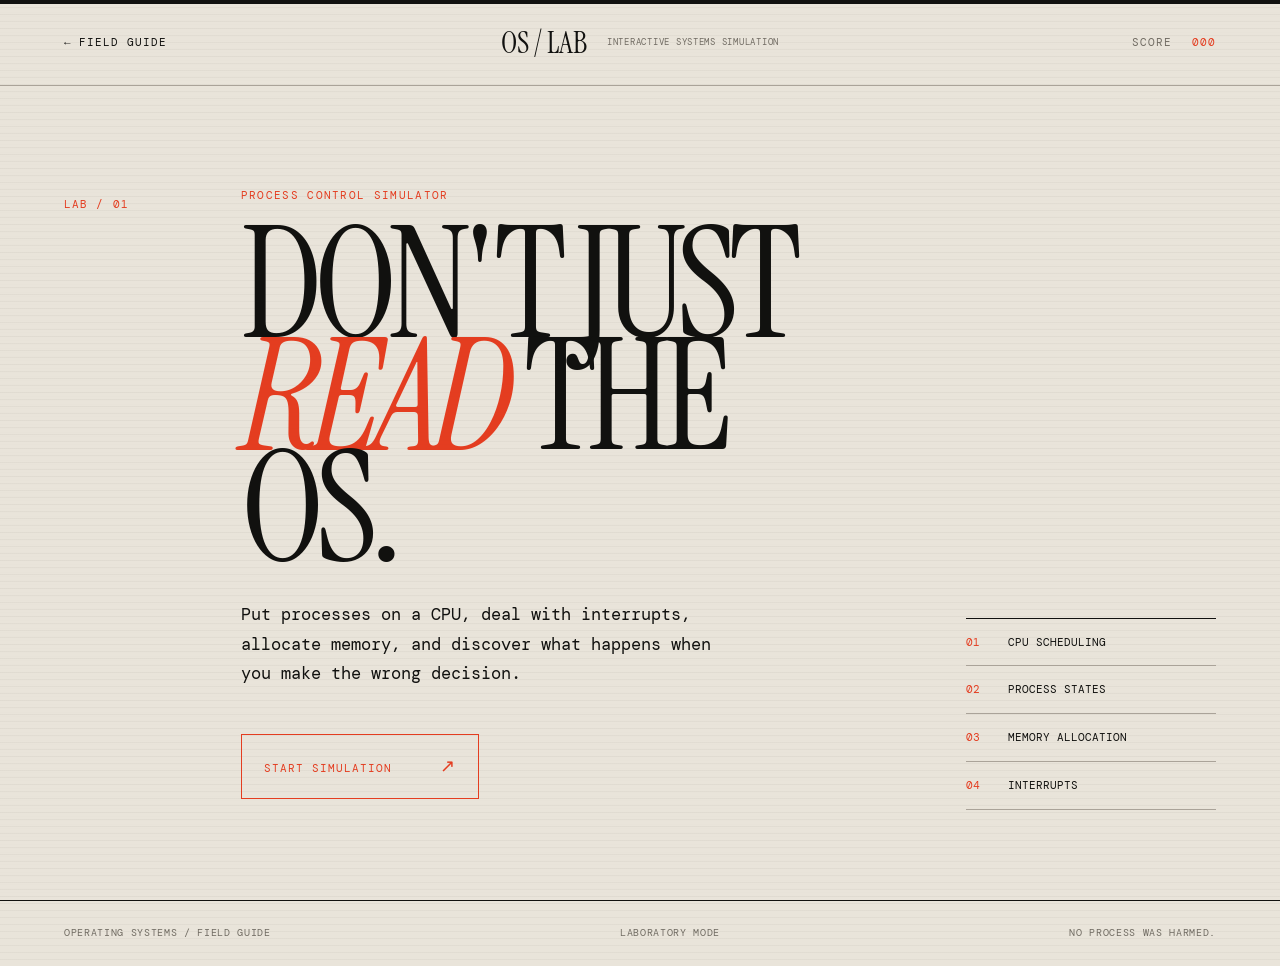
<file: game.html>
<!-- game.html -->
<!DOCTYPE html>
<html lang="en">
<head>
  <meta charset="UTF-8">
  <meta name="viewport" content="width=device-width, initial-scale=1.0">
  <meta name="theme-color" content="#11110f">
  <meta name="description" content="Operating Systems Lab — interactive learning game.">
  <title>OS LAB / Process Control</title>

  <link rel="stylesheet" href="game.css">
</head>

<body>

  <div class="game-progress">
    <span id="progressBar"></span>
  </div>

  <header class="game-header">
    <a href="index.html" class="back-link">
      ← FIELD GUIDE
    </a>

    <div class="game-brand">
      <span>OS / LAB</span>
      <small>INTERACTIVE SYSTEMS SIMULATION</small>
    </div>

    <div class="game-score">
      SCORE <strong id="score">000</strong>
    </div>
  </header>

  <main>

    <!-- =====================================================
         INTRO
         ===================================================== -->

    <section class="game-intro" id="introScreen">

      <div class="intro-index">LAB / 01</div>

      <div class="intro-main">

        <span class="eyebrow">PROCESS CONTROL SIMULATOR</span>

        <h1>
          DON'T JUST<br>
          <em>READ</em> THE OS.
        </h1>

        <p>
          Put processes on a CPU, deal with interrupts,
          allocate memory, and discover what happens when
          you make the wrong decision.
        </p>

        <button class="start-button" id="startGame">
          START SIMULATION
          <span>↗</span>
        </button>

      </div>

      <aside class="intro-aside">
        <div>
          <span>01</span>
          CPU SCHEDULING
        </div>

        <div>
          <span>02</span>
          PROCESS STATES
        </div>

        <div>
          <span>03</span>
          MEMORY ALLOCATION
        </div>

        <div>
          <span>04</span>
          INTERRUPTS
        </div>
      </aside>

    </section>

    <!-- =====================================================
         GAME
         ===================================================== -->

    <section class="simulation hidden" id="simulation">

      <div class="simulation-top">

        <div>
          <span class="eyebrow">MISSION / <span id="missionNumber">01</span></span>
          <h2 id="missionTitle">KEEP THE CPU ALIVE.</h2>
        </div>

        <div class="simulation-meta">
          <span>ROUND <b id="roundNumber">01</b></span>
          <span>ERRORS <b id="errorCount">00</b></span>
        </div>

      </div>

      <!-- ===================================================
           MISSION 1
           =================================================== -->

      <div class="mission active" id="mission1">

        <div class="mission-description">

          <span class="mission-label">MISSION 01 / SCHEDULING</span>

          <h3>
            Which process<br>
            runs <em>next?</em>
          </h3>

          <p>
            A CPU can execute one process at a time.
            The scheduler decides who gets that time.
          </p>

          <p class="instruction">
            Select the process with the shortest remaining
            burst time.
          </p>

        </div>

        <div class="cpu-board">

          <div class="cpu-heading">
            <span>READY QUEUE</span>
            <span>BURST / PRIORITY</span>
          </div>

          <div class="process-list" id="processList">

            <button
              class="process-card"
              data-process="P1"
              data-burst="8"
              data-priority="3"
            >
              <span class="process-id">P1</span>

              <span class="process-info">
                <strong>EDITOR</strong>
                <small>CPU BOUND</small>
              </span>

              <span class="process-value">
                08 ms
              </span>
            </button>

            <button
              class="process-card"
              data-process="P2"
              data-burst="3"
              data-priority="1"
            >
              <span class="process-id">P2</span>

              <span class="process-info">
                <strong>SHELL</strong>
                <small>INTERACTIVE</small>
              </span>

              <span class="process-value">
                03 ms
              </span>
            </button>

            <button
              class="process-card"
              data-process="P3"
              data-burst="6"
              data-priority="2"
            >
              <span class="process-id">P3</span>

              <span class="process-info">
                <strong>BROWSER</strong>
                <small>I/O BOUND</small>
              </span>

              <span class="process-value">
                06 ms
              </span>
            </button>

            <button
              class="process-card"
              data-process="P4"
              data-burst="11"
              data-priority="4"
            >
              <span class="process-id">P4</span>

              <span class="process-info">
                <strong>COMPILER</strong>
                <small>CPU BOUND</small>
              </span>

              <span class="process-value">
                11 ms
              </span>
            </button>

          </div>

          <div class="cpu-slot">

            <div class="cpu-slot-label">
              CPU / EXECUTING
            </div>

            <div class="cpu-screen" id="cpuScreen">
              <span>WAITING</span>
            </div>

          </div>

          <div class="feedback" id="mission1Feedback">
            Choose a process.
          </div>

        </div>

      </div>

      <!-- ===================================================
           MISSION 2
           =================================================== -->

      <div class="mission" id="mission2">

        <div class="mission-description">

          <span class="mission-label">MISSION 02 / PROCESS STATES</span>

          <h3>
            Something<br>
            <em>happened.</em>
          </h3>

          <p>
            P2 is currently executing. A disk request
            arrives and the process cannot continue.
          </p>

          <p class="instruction">
            Move P2 into the state that actually describes
            what the OS should do.
          </p>

        </div>

        <div class="state-game">

          <div class="state-process">
            <span class="process-tag">PROCESS</span>

            <div class="large-process">
              P2
            </div>

            <strong>SHELL</strong>

            <small>
              CURRENT STATE: RUNNING
            </small>
          </div>

          <div class="state-options">

            <button class="state-choice" data-state="ready">
              <span>01</span>
              <strong>READY</strong>
              <small>Waiting for CPU time.</small>
            </button>

            <button class="state-choice" data-state="blocked">
              <span>02</span>
              <strong>BLOCKED</strong>
              <small>Waiting for an I/O event.</small>
            </button>

            <button class="state-choice" data-state="terminated">
              <span>03</span>
              <strong>TERMINATED</strong>
              <small>The process has finished.</small>
            </button>

          </div>

          <div class="feedback" id="mission2Feedback">
            Identify the correct state.
          </div>

        </div>

      </div>

      <!-- ===================================================
           MISSION 3
           =================================================== -->

      <div class="mission" id="mission3">

        <div class="mission-description">

          <span class="mission-label">MISSION 03 / MEMORY</span>

          <h3>
            Find a block<br>
            <em>that fits.</em>
          </h3>

          <p>
            A process requests <strong>180 KB</strong>.
            The memory manager has several free holes.
          </p>

          <p class="instruction">
            Choose the smallest free block that can hold
            the process.
          </p>

        </div>

        <div class="memory-game">

          <div class="request-box">

            <span>MEMORY REQUEST</span>

            <strong>180 KB</strong>

            <small>
              PROCESS / P5
            </small>

          </div>

          <div class="memory-blocks">

            <button
              class="memory-block"
              data-size="120"
            >
              <span>BLOCK A</span>
              <strong>120 KB</strong>
              <small>FREE</small>
            </button>

            <button
              class="memory-block"
              data-size="256"
            >
              <span>BLOCK B</span>
              <strong>256 KB</strong>
              <small>FREE</small>
            </button>

            <button
              class="memory-block"
              data-size="512"
            >
              <span>BLOCK C</span>
              <strong>512 KB</strong>
              <small>FREE</small>
            </button>

            <button
              class="memory-block"
              data-size="192"
            >
              <span>BLOCK D</span>
              <strong>192 KB</strong>
              <small>FREE</small>
            </button>

          </div>

          <div class="feedback" id="mission3Feedback">
            Allocate P5.
          </div>

        </div>

      </div>

      <!-- ===================================================
           MISSION 4
           =================================================== -->

      <div class="mission" id="mission4">

        <div class="mission-description">

          <span class="mission-label">MISSION 04 / INTERRUPTS</span>

          <h3>
            The CPU gets<br>
            <em>interrupted.</em>
          </h3>

          <p>
            The CPU is executing P1 when a keyboard
            interrupt arrives.
          </p>

          <p class="instruction">
            Put these events in the correct order.
            Start with the event that happens first.
          </p>

        </div>

        <div class="interrupt-game">

          <div class="interrupt-timeline" id="interruptTimeline">

            <div class="timeline-slot">
              <span>01</span>
              <div>EMPTY</div>
            </div>

            <div class="timeline-slot">
              <span>02</span>
              <div>EMPTY</div>
            </div>

            <div class="timeline-slot">
              <span>03</span>
              <div>EMPTY</div>
            </div>

            <div class="timeline-slot">
              <span>04</span>
              <div>EMPTY</div>
            </div>

          </div>

          <div class="interrupt-events" id="interruptEvents">

            <button
              class="interrupt-event"
              data-order="3"
            >
              <span>IRQ</span>
              <strong>HANDLER RUNS</strong>
            </button>

            <button
              class="interrupt-event"
              data-order="1"
            >
              <span>IRQ</span>
              <strong>DEVICE SIGNALS</strong>
            </button>

            <button
              class="interrupt-event"
              data-order="4"
            >
              <span>RETURN</span>
              <strong>RESUME P1</strong>
            </button>

            <button
              class="interrupt-event"
              data-order="2"
            >
              <span>CPU</span>
              <strong>SAVE CONTEXT</strong>
            </button>

          </div>

          <div class="feedback" id="mission4Feedback">
            Build the interrupt sequence.
          </div>

        </div>

      </div>

      <!-- ===================================================
           GAME COMPLETE
           =================================================== -->

      <section class="game-complete hidden" id="completeScreen">

        <span class="eyebrow">SIMULATION COMPLETE</span>

        <div class="final-score">
          <small>FINAL SCORE</small>
          <strong id="finalScore">000</strong>
        </div>

        <h2>
          YOU CAN<br>
          <em>RUN THE SYSTEM.</em>
        </h2>

        <p id="finalMessage">
          You made it through the simulation.
        </p>

        <div class="result-grid">

          <div>
            <span>MISSIONS</span>
            <strong>04 / 04</strong>
          </div>

          <div>
            <span>ERRORS</span>
            <strong id="finalErrors">00</strong>
          </div>

          <div>
            <span>STATUS</span>
            <strong id="finalStatus">PASS</strong>
          </div>

        </div>

        <div class="complete-actions">

          <button class="restart-button" id="restartGame">
            RUN AGAIN
            <span>↻</span>
          </button>

          <a href="index.html" class="return-button">
            RETURN TO FIELD GUIDE
            <span>↗</span>
          </a>

        </div>

      </section>

    </section>

  </main>

  <footer class="game-footer">
    <span>OPERATING SYSTEMS / FIELD GUIDE</span>
    <span>LABORATORY MODE</span>
    <span>NO PROCESS WAS HARMED.</span>
  </footer>

  <script src="game.js"></script>

</body>
</html>
<!--
/* game.css */

@import url('https://fonts.googleapis.com/css2?family=DM+Mono:wght@300;400;500&family=Instrument+Serif:ital@0;1&display=swap');

:root {
  --paper: #e9e4da;
  --paper-light: #f4f0e8;
  --ink: #11110f;
  --muted: #716c63;
  --line: #aaa399;
  --red: #e43d20;
  --white: #f7f4ed;

  --serif: "Instrument Serif", Georgia, serif;
  --mono: "DM Mono", "Courier New", monospace;

  --gutter: clamp(20px, 5vw, 70px);
  --ease: cubic-bezier(.2,.75,.2,1);
}

* {
  box-sizing: border-box;
}

html {
  background: var(--paper);
  scroll-behavior: smooth;
}

body {
  margin: 0;
  background:
    linear-gradient(rgba(17,17,15,.035) 1px, transparent 1px),
    var(--paper);
  background-size: 100% 7px;

  color: var(--ink);
  font-family: var(--mono);
  font-size: 16px;
  line-height: 1.55;

  overflow-x: hidden;
}

body::before {
  content: "";
  position: fixed;
  inset: 0;
  z-index: 1000;
  pointer-events: none;
  opacity: .12;

  background:
    repeating-linear-gradient(
      0deg,
      transparent 0,
      transparent 3px,
      rgba(0,0,0,.04) 4px
    );

  mix-blend-mode: multiply;
}

button,
a {
  font: inherit;
}

button {
  color: inherit;
}

a {
  color: inherit;
  text-decoration: none;
}

button:focus-visible,
a:focus-visible {
  outline: 2px solid var(--red);
  outline-offset: 5px;
}

.hidden {
  display: none !important;
}

/* =========================================================
   PROGRESS
   ========================================================= */

.game-progress {
  position: fixed;
  top: 0;
  left: 0;

  width: 100%;
  height: 4px;

  z-index: 1100;
  background: var(--ink);
}

.game-progress span {
  display: block;

  width: 0;
  height: 100%;

  background: var(--red);

  transition: width .5s var(--ease);
}

/* =========================================================
   HEADER
   ========================================================= */

.game-header {
  height: 86px;

  padding: 0 var(--gutter);

  display: grid;
  grid-template-columns: 1fr auto 1fr;
  align-items: center;

  border-bottom: 1px solid var(--line);
}

.back-link,
.game-score {
  font-size: .68rem;
  letter-spacing: .09em;
}

.back-link {
  justify-self: start;
}

.back-link:hover {
  color: var(--red);
}

.game-brand {
  display: flex;
  align-items: center;
  gap: 20px;
}

.game-brand span {
  font-family: var(--serif);
  font-size: 1.9rem;
}

.game-brand small {
  font-size: .58rem;
  color: var(--muted);
  letter-spacing: .08em;
}

.game-score {
  justify-self: end;
  color: var(--muted);
}

.game-score strong {
  margin-left: 12px;
  color: var(--red);
  font-weight: 400;
}

/* =========================================================
   INTRO
   ========================================================= */

.game-intro {
  min-height: calc(100vh - 86px);

  max-width: 1450px;
  margin: auto;

  padding: 10vh var(--gutter);

  display: grid;
  grid-template-columns: 100px minmax(0, 1fr) 250px;
  gap: clamp(30px, 6vw, 100px);

  align-items: center;
}

.intro-index {
  align-self: start;

  padding-top: 20px;

  color: var(--red);
  font-size: .7rem;
  letter-spacing: .1em;
}

.intro-main {
  max-width: 850px;
}

.eyebrow,
.mission-label {
  display: block;

  color: var(--red);

  font-size: .68rem;
  letter-spacing: .12em;
  text-transform: uppercase;
}

.intro-main h1 {
  margin: 25px 0 35px;

  font-family: var(--serif);
  font-size: clamp(5rem, 12vw, 11rem);
  font-weight: 400;
  line-height: .73;
  letter-spacing: -.055em;
}

.intro-main h1 em,
.mission-description h3 em,
.game-complete h2 em {
  color: var(--red);
}

.intro-main p {
  max-width: 48ch;

  margin-bottom: 45px;

  font-size: 1.05rem;
  line-height: 1.75;
}

.start-button,
.restart-button {
  padding: 18px 22px;

  border: 1px solid var(--red);
  background: transparent;
  color: var(--red);

  cursor: pointer;

  font-size: .7rem;
  letter-spacing: .09em;

  transition:
    background .2s ease,
    color .2s ease,
    transform .2s ease;
}

.start-button span,
.restart-button span {
  margin-left: 40px;
  font-size: 1.1rem;
}

.start-button:hover,
.restart-button:hover {
  background: var(--red);
  color: var(--white);
  transform: translateY(-2px);
}

.intro-aside {
  align-self: end;

  border-top: 1px solid var(--ink);
}

.intro-aside div {
  padding: 15px 0;

  border-bottom: 1px solid var(--line);

  font-size: .68rem;
}

.intro-aside span {
  display: inline-block;
  width: 35px;
  color: var(--red);
}

/* =========================================================
   SIMULATION
   ========================================================= */

.simulation {
  max-width: 1450px;
  margin: auto;

  padding:
    100px
    var(--gutter)
    160px;
}

.simulation-top {
  display: flex;
  justify-content: space-between;
  align-items: end;

  padding-bottom: 35px;
  border-bottom: 1px solid var(--ink);
}

.simulation-top h2 {
  margin: 18px 0 0;

  font-family: var(--serif);
  font-size: clamp(3.5rem, 7vw, 7.5rem);
  font-weight: 400;
  line-height: .8;
  letter-spacing: -.05em;
}

.simulation-meta {
  display: flex;
  gap: 30px;

  font-size: .65rem;
  color: var(--muted);
}

.simulation-meta b {
  color: var(--red);
  font-weight: 400;
}

/* =========================================================
   MISSIONS
   ========================================================= */

.mission {
  display: none;

  grid-template-columns: minmax(250px, .7fr) minmax(500px, 1.3fr);
  gap: clamp(50px, 8vw, 130px);

  padding: 90px 0 0;
}

.mission.active {
  display: grid;
}

.mission-description {
  padding-top: 15px;
}

.mission-description h3 {
  margin: 20px 0 30px;

  font-family: var(--serif);
  font-size: clamp(3.2rem, 6vw, 6.5rem);
  font-weight: 400;
  line-height: .78;
  letter-spacing: -.045em;
}

.mission-description p {
  max-width: 42ch;

  font-size: .95rem;
  line-height: 1.75;
}

.mission-description .instruction {
  margin-top: 35px;
  padding: 18px;

  border-left: 2px solid var(--red);

  background: rgba(228,61,32,.055);

  font-size: .82rem;
}

/* =========================================================
   CPU GAME
   ========================================================= */

.cpu-board {
  border-top: 1px solid var(--ink);
}

.cpu-heading {
  display: grid;
  grid-template-columns: 1fr 130px;

  padding: 13px 0;

  border-bottom: 1px solid var(--line);

  color: var(--muted);
  font-size: .63rem;
  letter-spacing: .1em;
}

.process-card {
  width: 100%;

  display: grid;
  grid-template-columns: 65px 1fr 100px;

  align-items: center;

  min-height: 105px;

  padding: 15px;

  border: 0;
  border-bottom: 1px solid var(--line);

  background: transparent;

  text-align: left;

  cursor: pointer;

  transition:
    background .2s ease,
    color .2s ease;
}

.process-card:hover {
  background: var(--ink);
  color: var(--white);
}

.process-card.selected {
  background: var(--red);
  color: var(--white);
}

.process-card.wrong {
  background: #5b241c;
  color: var(--white);
}

.process-id {
  color: var(--red);
  font-size: .72rem;
}

.process-card.selected .process-id,
.process-card.wrong .process-id {
  color: var(--white);
}

.process-info {
  display: flex;
  flex-direction: column;
}

.process-info strong {
  font-family: var(--serif);
  font-size: 1.8rem;
  font-weight: 400;
}

.process-info small {
  color: var(--muted);
  font-size: .58rem;
}

.process-card:hover .process-info small,
.process-card.selected .process-info small,
.process-card.wrong .process-info small {
  color: rgba(255,255,255,.7);
}

.process-value {
  justify-self: end;

  font-size: .75rem;
}

.cpu-slot {
  margin-top: 45px;

  border: 1px solid var(--ink);
}

.cpu-slot-label {
  padding: 10px 14px;

  border-bottom: 1px solid var(--ink);

  font-size: .62rem;
  letter-spacing: .1em;
  color: var(--muted);
}

.cpu-screen {
  min-height: 150px;

  display: flex;
  align-items: center;
  justify-content: center;

  background:
    repeating-linear-gradient(
      90deg,
      transparent 0,
      transparent 20px,
      rgba(17,17,15,.035) 21px
    );

  font-family: var(--serif);
  font-size: 3rem;
}

.cpu-screen.running {
  background: var(--ink);
  color: var(--white);
}

.feedback {
  min-height: 58px;

  margin-top: 20px;
  padding: 17px;

  border: 1px solid var(--line);

  font-size: .78rem;
}

.feedback.success {
  border-color: var(--red);
  color: var(--red);
}

.feedback.error {
  border-color: #7c2d1d;
  color: #7c2d1d;
}

/* =========================================================
   PROCESS STATE GAME
   ========================================================= */

.state-game {
  border-top: 1px solid var(--ink);
}

.state-process {
  padding: 30px 0;

  display: grid;
  grid-template-columns: 110px 110px 1fr auto;
  gap: 20px;

  align-items: center;

  border-bottom: 1px solid var(--line);
}

.process-tag {
  color: var(--red);
  font-size: .63rem;
}

.large-process {
  width: 85px;
  height: 85px;

  display: grid;
  place-items: center;

  border: 1px solid var(--ink);
  border-radius: 50%;

  font-family: var(--serif);
  font-size: 2rem;
}

.state-process strong {
  font-family: var(--serif);
  font-size: 2rem;
  font-weight: 400;
}

.state-process small {
  font-size: .62rem;
  color: var(--muted);
}

.state-options {
  display: grid;
  grid-template-columns: repeat(3, 1fr);

  border-bottom: 1px solid var(--line);
}

.state-choice {
  min-height: 190px;

  padding: 20px;

  display: flex;
  flex-direction: column;
  align-items: flex-start;

  border: 0;
  border-right: 1px solid var(--line);

  background: transparent;

  text-align: left;

  cursor: pointer;

  transition:
    background .2s ease,
    color .2s ease;
}

.state-choice:last-child {
  border-right: 0;
}

.state-choice:hover {
  background: var(--ink);
  color: var(--white);
}

.state-choice span {
  color: var(--red);
  font-size: .65rem;
}

.state-choice strong {
  margin-top: auto;

  font-family: var(--serif);
  font-size: 2rem;
  font-weight: 400;
}

.state-choice small {
  margin-top: 10px;
  color: var(--muted);
  font-size: .65rem;
}

.state-choice:hover small {
  color: #aaa;
}

.state-choice.correct {
  background: var(--red);
  color: var(--white);
}

.state-choice.correct span,
.state-choice.correct small {
  color: var(--white);
}

.state-choice.wrong {
  background: #5b241c;
  color: var(--white);
}

/* =========================================================
   MEMORY GAME
   ========================================================= */

.memory-game {
  border-top: 1px solid var(--ink);
}

.request-box {
  display: grid;
  grid-template-columns: 1fr auto auto;

  gap: 35px;

  align-items: center;

  padding: 25px 0;

  border-bottom: 1px solid var(--line);
}

.request-box span,
.request-box small {
  font-size: .65rem;
  color: var(--muted);
}

.request-box strong {
  font-family: var(--serif);
  font-size: 3rem;
  font-weight: 400;
}

.memory-blocks {
  display: grid;
  grid-template-columns: repeat(4, 1fr);
}

.memory-block {
  min-height: 260px;

  padding: 20px;

  display: flex;
  flex-direction: column;
  align-items: flex-start;

  border: 0;
  border-right: 1px solid var(--line);

  background:
    repeating-linear-gradient(
      -45deg,
      transparent,
      transparent 7px,
      rgba(17,17,15,.045) 8px
    );

  text-align: left;

  cursor: pointer;

  transition:
    background .2s ease,
    color .2s ease;
}

.memory-block:last-child {
  border-right: 0;
}

.memory-block:hover {
  background: var(--ink);
  color: var(--white);
}

.memory-block span,
.memory-block small {
  font-size: .62rem;
  color: var(--muted);
}

.memory-block strong {
  margin-top: auto;

  font-family: var(--serif);
  font-size: 2.4rem;
  font-weight: 400;
}

.memory-block.correct {
  background: var(--red);
  color: var(--white);
}

.memory-block.correct span,
.memory-block.correct small {
  color: var(--white);
}

.memory-block.wrong {
  background: #5b241c;
  color: var(--white);
}

/* =========================================================
   INTERRUPT GAME
   ========================================================= */

.interrupt-game {
  border-top: 1px solid var(--ink);
}

.interrupt-timeline {
  display: grid;
  grid-template-columns: repeat(4, 1fr);

  border-bottom: 1px solid var(--line);
}

.timeline-slot {
  min-height: 150px;

  padding: 18px;

  border-right: 1px solid var(--line);

  display: flex;
  flex-direction: column;
}

.timeline-slot:last-child {
  border-right: 0;
}

.timeline-slot span {
  color: var(--red);
  font-size: .65rem;
}

.timeline-slot div {
  margin-top: auto;

  font-family: var(--serif);
  font-size: 1.4rem;
}

.timeline-slot.filled {
  background: var(--ink);
  color: var(--white);
}

.interrupt-events {
  display: grid;
  grid-template-columns: repeat(2, 1fr);

  border-bottom: 1px solid var(--line);
}

.interrupt-event {
  min-height: 110px;

  padding: 20px;

  border: 0;
  border-right: 1px solid var(--line);
  border-bottom: 1px solid var(--line);

  background: transparent;

  text-align: left;

  cursor: pointer;
}

.interrupt-event:nth-child(2n) {
  border-right: 0;
}

.interrupt-event:nth-last-child(-n+2) {
  border-bottom: 0;
}

.interrupt-event:hover {
  background: var(--ink);
  color: var(--white);
}

.interrupt-event span {
  color: var(--red);
  font-size: .63rem;
}

.interrupt-event strong {
  display: block;
  margin-top: 25px;

  font-family: var(--serif);
  font-size: 1.4rem;
  font-weight: 400;
}

.interrupt-event.used {
  opacity: .35;
  pointer-events: none;
}

/* =========================================================
   COMPLETE
   ========================================================= */

.game-complete {
  padding: 120px 0;

  text-align: center;

  border-top: 1px solid var(--ink);
}

.game-complete .eyebrow {
  margin-bottom: 30px;
}

.final-score {
  margin-bottom: 60px;
}

.final-score small {
  display: block;

  margin-bottom: 5px;

  color: var(--muted);
  font-size: .65rem;
  letter-spacing: .1em;
}

.final-score strong {
  font-family: var(--serif);
  font-size: clamp(5rem, 13vw, 12rem);
  font-weight: 400;
  line-height: .75;
}

.game-complete h2 {
  margin: 0;

  font-family: var(--serif);
  font-size: clamp(4rem, 10vw, 10rem);
  font-weight: 400;
  line-height: .75;
  letter-spacing: -.05em;
}

.game-complete > p {
  max-width: 50ch;
  margin: 40px auto;

  font-size: 1rem;
}

.result-grid {
  max-width: 700px;
  margin: 70px auto;

  display: grid;
  grid-template-columns: repeat(3, 1fr);

  border-top: 1px solid var(--ink);
  border-bottom: 1px solid var(--ink);
}

.result-grid div {
  padding: 25px;

  border-right: 1px solid var(--line);
}

.result-grid div:last-child {
  border-right: 0;
}

.result-grid span {
  display: block;

  margin-bottom: 10px;

  color: var(--muted);
  font-size: .63rem;
}

.result-grid strong {
  font-family: var(--serif);
  font-size: 2rem;
  font-weight: 400;
}

.complete-actions {
  display: flex;
  justify-content: center;
  gap: 15px;
  flex-wrap: wrap;
}

.return-button {
  padding: 18px 22px;

  border: 1px solid var(--ink);

  font-size: .7rem;
  letter-spacing: .08em;

  transition:
    background .2s ease,
    color .2s ease;
}

.return-button:hover {
  background: var(--ink);
  color: var(--white);
}

.return-button span {
  margin-left: 30px;
}

/* =========================================================
   FOOTER
   ========================================================= */

.game-footer {
  padding: 25px var(--gutter);

  display: flex;
  justify-content: space-between;

  border-top: 1px solid var(--ink);

  font-size: .6rem;
  color: var(--muted);
  letter-spacing: .07em;
}

/* =========================================================
   RESPONSIVE
   ========================================================= */

@media (max-width: 950px) {

  .game-intro {
    grid-template-columns: 60px 1fr;
  }

  .intro-aside {
    display: none;
  }

  .mission {
    grid-template-columns: 1fr;
    gap: 60px;
  }

  .state-process {
    grid-template-columns: 90px 90px 1fr;
  }

  .state-process small {
    grid-column: 1 / -1;
  }
}

@media (max-width: 650px) {

  :root {
    --gutter: 20px;
  }

  .game-header {
    height: 70px;
    grid-template-columns: 1fr auto;
  }

  .game-brand {
    display: none;
  }

  .game-intro {
    min-height: auto;

    padding-top: 100px;
    padding-bottom: 100px;

    grid-template-columns: 1fr;
  }

  .intro-index {
    padding: 0;
  }

  .intro-main h1 {
    font-size: clamp(4.3rem, 20vw, 7rem);
  }

  .simulation {
    padding-top: 70px;
  }

  .simulation-top {
    align-items: flex-start;
    flex-direction: column;
    gap: 30px;
  }

  .simulation-top h2 {
    font-size: clamp(3.2rem, 15vw, 6rem);
  }

  .simulation-meta {
    width: 100%;
    justify-content: space-between;
  }

  .mission {
    padding-top: 65px;
  }

  .process-card {
    grid-template-columns: 45px 1fr 70px;
    min-height: 95px;
  }

  .process-info strong {
    font-size: 1.45rem;
  }

  .state-process {
    grid-template-columns: 75px 85px 1fr;
    gap: 12px;
  }

  .state-options {
    grid-template-columns: 1fr;
  }

  .state-choice {
    min-height: 125px;
    border-right: 0;
    border-bottom: 1px solid var(--line);
  }

  .state-choice:last-child {
    border-bottom: 0;
  }

  .memory-blocks {
    grid-template-columns: 1fr 1fr;
  }

  .memory-block {
    min-height: 180px;
    border-bottom: 1px solid var(--line);
  }

  .memory-block:nth-child(2n) {
    border-right: 0;
  }

  .request-box {
    grid-template-columns: 1fr auto;
  }

  .request-box small {
    grid-column: 1 / -1;
  }

  .interrupt-timeline {
    grid-template-columns: 1fr 1fr;
  }

  .timeline-slot:nth-child(2) {
    border-right: 0;
  }

  .interrupt-events {
    grid-template-columns: 1fr;
  }

  .interrupt-event {
    border-right: 0;
    border-bottom: 1px solid var(--line);
  }

  .interrupt-event:last-child {
    border-bottom: 0;
  }

  .result-grid {
    grid-template-columns: 1fr;
  }

  .result-grid div {
    border-right: 0;
    border-bottom: 1px solid var(--line);
  }

  .result-grid div:last-child {
    border-bottom: 0;
  }

  .game-footer {
    flex-direction: column;
    gap: 8px;
  }
}

@media (prefers-reduced-motion: reduce) {
  *,
  *::before,
  *::after {
    animation-duration: .01ms !important;
    transition-duration: .01ms !important;
  }
}
```

```
/* game.js */

(() => {
  "use strict";

  const state = {
    score: 0,
    errors: 0,
    mission: 1,
    interruptStep: 0,
    locked: false
  };

  const $ = (selector, root = document) =>
    root.querySelector(selector);

  const $$ = (selector, root = document) =>
    [...root.querySelectorAll(selector)];

  /* =======================================================
     ELEMENTS
     ======================================================= */

  const introScreen = $("#introScreen");
  const simulation = $("#simulation");
  const completeScreen = $("#completeScreen");

  const scoreEl = $("#score");
  const errorEl = $("#errorCount");
  const progressBar = $("#progressBar");

  const missionNumber = $("#missionNumber");
  const roundNumber = $("#roundNumber");
  const missionTitle = $("#missionTitle");

  /* =======================================================
     SCORE
     ======================================================= */

  function updateScore(points) {
    state.score += points;

    if (state.score < 0) {
      state.score = 0;
    }

    scoreEl.textContent =
      String(state.score).padStart(3, "0");
  }

  function registerError() {
    state.errors++;

    errorEl.textContent =
      String(state.errors).padStart(2, "0");

    updateScore(-10);
  }

  /* =======================================================
     PROGRESS
     ======================================================= */

  function updateProgress() {
    const percentage =
      ((state.mission - 1) / 4) * 100;

    progressBar.style.width = `${percentage}%`;
  }

  /* =======================================================
     START
     ======================================================= */

  $("#startGame").addEventListener("click", () => {

    introScreen.classList.add("hidden");
    simulation.classList.remove("hidden");

    state.mission = 1;

    showMission(1);

    window.scrollTo({
      top: 0,
      behavior: "smooth"
    });
  });

  /* =======================================================
     MISSION SWITCHING
     ======================================================= */

  function showMission(number) {

    $$(".mission").forEach(mission => {
      mission.classList.remove("active");
    });

    const target =
      $(`#mission${number}`);

    if (target) {
      target.classList.add("active");
    }

    state.mission = number;

    missionNumber.textContent =
      String(number).padStart(2, "0");

    roundNumber.textContent =
      String(number).padStart(2, "0");

    const titles = {
      1: "KEEP THE CPU ALIVE.",
      2: "A PROCESS GOT BLOCKED.",
      3: "MEMORY IS NOT INFINITE.",
      4: "HANDLE THE INTERRUPT."
    };

    missionTitle.textContent = titles[number];

    updateProgress();

    window.scrollTo({
      top: simulation.offsetTop - 30,
      behavior: "smooth"
    });
  }

  function nextMission() {

    if (state.mission >= 4) {
      finishGame();
      return;
    }

    showMission(state.mission + 1);
  }

  /* =======================================================
     MISSION 1 — CPU SCHEDULING
     ======================================================= */

  const processCards =
    $$(".process-card");

  const cpuScreen =
    $("#cpuScreen");

  const mission1Feedback =
    $("#mission1Feedback");

  processCards.forEach(card => {

    card.addEventListener("click", () => {

      if (state.locked) {
        return;
      }

      const burst =
        Number(card.dataset.burst);

      const allBursts =
        processCards.map(item =>
          Number(item.dataset.burst)
        );

      const shortest =
        Math.min(...allBursts);

      processCards.forEach(item => {
        item.classList.remove(
          "selected",
          "wrong"
        );
      });

      if (burst === shortest) {

        card.classList.add("selected");

        cpuScreen.classList.add("running");

        cpuScreen.innerHTML = `
          <strong>${card.dataset.process}</strong>
        `;

        mission1Feedback.className =
          "feedback success";

        mission1Feedback.innerHTML =
          `Correct. ${card.dataset.process} has the shortest burst time: ${burst} ms. The scheduler gets the CPU moving.`;

        updateScore(100);

        state.locked = true;

        setTimeout(() => {
          state.locked = false;
          nextMission();
        }, 1200);

      } else {

        card.classList.add("wrong");

        mission1Feedback.className =
          "feedback error";

        mission1Feedback.innerHTML =
          `Not quite. ${card.dataset.process} needs ${burst} ms. Look for the smallest remaining burst.`;

        registerError();

        setTimeout(() => {
          card.classList.remove("wrong");
        }, 700);
      }
    });
  });

  /* =======================================================
     MISSION 2 — PROCESS STATES
     ======================================================= */

  const stateChoices =
    $$(".state-choice");

  const mission2Feedback =
    $("#mission2Feedback");

  stateChoices.forEach(choice => {

    choice.addEventListener("click", () => {

      if (state.locked) {
        return;
      }

      const selected =
        choice.dataset.state;

      stateChoices.forEach(item => {
        item.classList.remove(
          "correct",
          "wrong"
        );
      });

      if (selected === "blocked") {

        choice.classList.add("correct");

        mission2Feedback.className =
          "feedback success";

        mission2Feedback.textContent =
          "Correct. P2 is waiting for I/O, so it leaves RUNNING and enters BLOCKED.";

        updateScore(100);

        state.locked = true;

        setTimeout(() => {
          state.locked = false;
          nextMission();
        }, 1200);

      } else {

        choice.classList.add("wrong");

        mission2Feedback.className =
          "feedback error";

        if (selected === "ready") {
          mission2Feedback.textContent =
            "READY means waiting for CPU time. P2 is waiting for I/O instead.";
        } else {
          mission2Feedback.textContent =
            "TERMINATED means the process has finished. P2 is still alive.";
        }

        registerError();

        setTimeout(() => {
          choice.classList.remove("wrong");
        }, 700);
      }
    });
  });

  /* =======================================================
     MISSION 3 — MEMORY
     ======================================================= */

  const memoryBlocks =
    $$(".memory-block");

  const mission3Feedback =
    $("#mission3Feedback");

  memoryBlocks.forEach(block => {

    block.addEventListener("click", () => {

      if (state.locked) {
        return;
      }

      const size =
        Number(block.dataset.size);

      memoryBlocks.forEach(item => {
        item.classList.remove(
          "correct",
          "wrong"
        );
      });

      /*
       * Request = 180 KB.
       *
       * Blocks that fit:
       * 256 KB
       * 512 KB
       * 192 KB
       *
       * Best fit = 192 KB.
       */

      if (size === 192) {

        block.classList.add("correct");

        mission3Feedback.className =
          "feedback success";

        mission3Feedback.textContent =
          "Correct. 192 KB is the smallest block that can hold the 180 KB request. That is best-fit allocation.";

        updateScore(100);

        state.locked = true;

        setTimeout(() => {
          state.locked = false;
          nextMission();
        }, 1200);

      } else {

        block.classList.add("wrong");

        mission3Feedback.className =
          "feedback error";

        if (size < 180) {
          mission3Feedback.textContent =
            `${size} KB is too small. The process needs 180 KB.`;
        } else {
          mission3Feedback.textContent =
            `${size} KB works, but it is not the smallest block that fits. Look for the best fit.`;
        }

        registerError();

        setTimeout(() => {
          block.classList.remove("wrong");
        }, 700);
      }
    });
  });

  /* =======================================================
     MISSION 4 — INTERRUPTS
     ======================================================= */

  const interruptEvents =
    $$(".interrupt-event");

  const timelineSlots =
    $$(".timeline-slot");

  const mission4Feedback =
    $("#mission4Feedback");

  interruptEvents.forEach(event => {

    event.addEventListener("click", () => {

      if (state.locked) {
        return;
      }

      const expectedOrder =
        Number(event.dataset.order);

      /*
       * The only legal sequence is:
       *
       * 1. Device signals
       * 2. CPU saves context
       * 3. Handler runs
       * 4. Resume P1
       */

      if (expectedOrder === state.interruptStep + 1) {

        const slot =
          timelineSlots[state.interruptStep];

        slot.classList.add("filled");

        slot.querySelector("div").textContent =
          event.querySelector("strong").textContent;

        event.classList.add("used");

        state.interruptStep++;

        updateScore(25);

        mission4Feedback.className =
          "feedback success";

        mission4Feedback.textContent =
          state.interruptStep === 4
            ? "Sequence complete. The CPU can safely return to P1."
            : "Correct. Keep building the sequence.";

        if (state.interruptStep === 4) {

          updateScore(75);

          state.locked = true;

          setTimeout(() => {
            state.locked = false;
            finishGame();
          }, 1200);
        }

      } else {

        mission4Feedback.className =
          "feedback error";

        mission4Feedback.textContent =
          "Wrong order. Think about what the CPU must do before the interrupt handler can safely run.";

        registerError();
      }
    });
  });

  /* =======================================================
     FINISH
     ======================================================= */

  function finishGame() {

    $$(".mission").forEach(mission => {
      mission.classList.remove("active");
    });

    completeScreen.classList.remove("hidden");

    progressBar.style.width = "100%";

    $("#finalScore").textContent =
      String(state.score).padStart(3, "0");

    $("#finalErrors").textContent =
      String(state.errors).padStart(2, "0");

    const status =
      $("#finalStatus");

    const message =
      $("#finalMessage");

    if (state.errors === 0) {

      status.textContent = "PERFECT";

      message.textContent =
        "Four missions. Zero mistakes. The scheduler, memory manager and interrupt machinery survived your decisions.";

    } else if (state.errors <= 2) {

      status.textContent = "PASS";

      message.textContent =
        "You made a few bad calls, but recovered. That is closer to real operating systems than you might think.";

    } else {

      status.textContent = "RECOVERED";

      message.textContent =
        "The machine survived. Your first instinct did not always. Run it again and watch where the system punished you.";
    }

    window.scrollTo({
      top: completeScreen.offsetTop - 40,
      behavior: "smooth"
    });
  }

  /* =======================================================
     RESTART
     ======================================================= */

  $("#restartGame").addEventListener("click", () => {

    state.score = 0;
    state.errors = 0;
    state.mission = 1;
    state.interruptStep = 0;
    state.locked = false;

    scoreEl.textContent = "000";
    errorEl.textContent = "00";

    completeScreen.classList.add("hidden");

    processCards.forEach(card => {
      card.classList.remove(
        "selected",
        "wrong"
      );
    });

    stateChoices.forEach(choice => {
      choice.classList.remove(
        "correct",
        "wrong"
      );
    });

    memoryBlocks.forEach(block => {
      block.classList.remove(
        "correct",
        "wrong"
      );
    });

    interruptEvents.forEach(event => {
      event.classList.remove("used");
    });

    timelineSlots.forEach((slot, index) => {
      slot.classList.remove("filled");

      slot.querySelector("div").textContent =
        "EMPTY";
    });

    cpuScreen.classList.remove("running");

    cpuScreen.innerHTML =
      "<span>WAITING</span>";

    mission1Feedback.className =
      "feedback";

    mission1Feedback.textContent =
      "Choose a process.";

    mission2Feedback.className =
      "feedback";

    mission2Feedback.textContent =
      "Identify the correct state.";

    mission3Feedback.className =
      "feedback";

    mission3Feedback.textContent =
      "Allocate P5.";

    mission4Feedback.className =
      "feedback";

    mission4Feedback.textContent =
      "Build the interrupt sequence.";

    showMission(1);
  });

})();
-->
</file>
<file: style.css>
/* =========================================================
   OPERATING SYSTEMS — FIELD GUIDE
   MAIN SITE / STYLE SYSTEM
   ========================================================= */

@import url('https://fonts.googleapis.com/css2?family=DM+Mono:wght@300;400;500&family=Instrument+Serif:ital@0;1&display=swap');

/* =========================================================
   ROOT
   ========================================================= */

:root {
  --paper: #e9e4da;
  --paper-light: #f3efe7;
  --paper-dark: #ddd7cb;

  --ink: #11110f;
  --ink-soft: #292824;
  --muted: #706b61;
  --line: #969087;
  --line-dark: #4f4b45;

  --red: #e43d20;
  --red-dark: #bd2f18;

  --white: #f7f4ed;
  --black: #10100f;

  --serif: "Instrument Serif", Georgia, serif;
  --mono: "DM Mono", "Courier New", monospace;

  --max: 1280px;
  --gutter: clamp(20px, 4vw, 64px);

  --display: clamp(4.5rem, 10vw, 10.5rem);
  --display-small: clamp(3.5rem, 7vw, 7rem);
  --h2: clamp(3rem, 6vw, 7rem);
  --h3: clamp(1.7rem, 3vw, 3rem);

  --body: clamp(1rem, 1.1vw, 1.18rem);
  --small: 0.82rem;
  --micro: 0.68rem;

  --ease: cubic-bezier(.2,.75,.2,1);
}

/* =========================================================
   RESET
   ========================================================= */

*,
*::before,
*::after {
  box-sizing: border-box;
}

html {
  scroll-behavior: smooth;
  background: var(--paper);
}

body {
  margin: 0;
  background:
    linear-gradient(
      rgba(17,17,15,.035) 1px,
      transparent 1px
    ),
    var(--paper);

  background-size: 100% 7px;

  color: var(--ink);
  font-family: var(--mono);
  font-size: 16px;
  line-height: 1.65;

  overflow-x: hidden;

  -webkit-font-smoothing: antialiased;
  text-rendering: optimizeLegibility;
}

body::before {
  content: "";
  position: fixed;
  inset: 0;
  pointer-events: none;
  z-index: 9999;

  opacity: .14;

  background-image:
    repeating-linear-gradient(
      0deg,
      transparent 0,
      transparent 3px,
      rgba(0,0,0,.04) 4px
    );

  mix-blend-mode: multiply;
}

body.menu-open {
  overflow: hidden;
}

::selection {
  background: var(--red);
  color: var(--white);
}

a {
  color: inherit;
  text-decoration: none;
}

button,
input {
  font: inherit;
}

button {
  color: inherit;
}

img,
svg {
  max-width: 100%;
  display: block;
}

/* =========================================================
   READING PROGRESS
   ========================================================= */

.reading-progress {
  position: fixed;
  left: 0;
  top: 0;
  width: 100%;
  height: 3px;
  z-index: 10000;
  background: transparent;
}

.progress-bar {
  display: block;
  width: 0;
  height: 100%;
  background: var(--red);
  transform-origin: left;
}

/* =========================================================
   HEADER
   ========================================================= */

.site-header {
  position: fixed;
  top: 0;
  left: 0;
  width: 100%;
  height: 82px;

  padding: 0 var(--gutter);

  display: flex;
  align-items: center;
  justify-content: space-between;

  z-index: 900;

  border-bottom: 1px solid rgba(17,17,15,.25);

  background: rgba(233,228,218,.92);
  backdrop-filter: blur(8px);
}

.header-mark {
  display: flex;
  align-items: baseline;
  gap: 18px;
}

.header-mark span {
  font-family: var(--serif);
  font-size: 2rem;
  line-height: 1;
}

.header-mark small {
  font-family: var(--mono);
  font-size: var(--micro);
  letter-spacing: .08em;
  color: var(--muted);
}

.main-nav {
  display: flex;
  align-items: center;
  gap: clamp(15px, 2vw, 32px);
}

.main-nav > a {
  position: relative;

  font-family: var(--mono);
  font-size: .67rem;
  letter-spacing: .07em;

  white-space: nowrap;

  transition:
    color .2s ease,
    transform .2s ease;
}

.main-nav > a:not(.nav-lab)::after {
  content: "";
  position: absolute;
  left: 0;
  bottom: -7px;
  width: 0;
  height: 1px;
  background: var(--red);
  transition: width .25s var(--ease);
}

.main-nav > a:not(.nav-lab):hover::after {
  width: 100%;
}

.main-nav > a:hover {
  color: var(--red);
}

.nav-lab {
  padding: 11px 14px;
  border: 1px solid var(--ink);
  transition:
    background .2s ease,
    color .2s ease;
}

.nav-lab span {
  margin-left: 8px;
}

.nav-lab:hover {
  background: var(--ink);
  color: var(--white) !important;
}

.menu-toggle {
  display: none;

  width: 44px;
  height: 44px;

  border: 1px solid var(--ink);
  background: transparent;

  align-items: center;
  justify-content: center;
  flex-direction: column;
  gap: 6px;

  cursor: pointer;
}

.menu-toggle span {
  display: block;
  width: 20px;
  height: 1px;
  background: var(--ink);
  transition: transform .25s ease;
}

body.menu-open .menu-toggle span:first-child {
  transform: translateY(3.5px) rotate(45deg);
}

body.menu-open .menu-toggle span:last-child {
  transform: translateY(-3.5px) rotate(-45deg);
}

/* =========================================================
   MOBILE NAV
   ========================================================= */

.mobile-nav {
  position: fixed;
  inset: 82px 0 0;

  z-index: 850;

  background: var(--ink);
  color: var(--white);

  transform: translateY(-110%);
  transition: transform .55s var(--ease);

  overflow-y: auto;
}

body.menu-open .mobile-nav {
  transform: translateY(0);
}

.mobile-nav-inner {
  min-height: 100%;
  padding: 50px var(--gutter) 70px;

  display: flex;
  flex-direction: column;
  justify-content: center;
}

.mobile-nav .micro-label {
  margin-bottom: 35px;
}

.mobile-nav a {
  padding: 15px 0;

  border-bottom: 1px solid rgba(247,244,237,.2);

  font-family: var(--serif);
  font-size: clamp(2.1rem, 8vw, 4rem);
  line-height: 1;

  transition: color .2s ease;
}

.mobile-nav a:hover {
  color: var(--red);
}

.mobile-nav .mobile-lab-link {
  margin-top: 40px;
  border: 1px solid var(--red);
  padding: 20px;
  color: var(--red);
  font-family: var(--mono);
  font-size: 1rem;
}

/* =========================================================
   GLOBAL TYPE
   ========================================================= */

h1,
h2,
h3,
p {
  margin-top: 0;
}

h1,
h2,
h3 {
  font-weight: 400;
}

h1,
h2,
h3,
.hero-title-wrap em,
.chapter-heading em,
.applications-heading h2,
.content-section h2,
.lab-cta h2,
.references-heading h2 {
  font-family: var(--serif);
}

em {
  font-style: italic;
}

.kicker,
.micro-label {
  display: block;

  font-family: var(--mono);
  font-size: var(--micro);
  line-height: 1.4;
  letter-spacing: .12em;
  text-transform: uppercase;

  color: var(--red);
}

.micro-label {
  color: var(--muted);
}

.section-number,
.section-id,
.chapter-index {
  font-family: var(--mono);
  font-size: .72rem;
  color: var(--red);
}

.section-rule {
  border-top: 1px solid var(--line);
}

.figure-heading {
  display: flex;
  justify-content: space-between;
  align-items: center;

  padding-bottom: 12px;

  border-bottom: 1px solid var(--line);

  font-family: var(--mono);
  font-size: var(--micro);
  letter-spacing: .08em;
}

.figure-caption {
  display: flex;
  justify-content: space-between;
  gap: 30px;

  margin-top: 14px;

  font-size: var(--micro);
  line-height: 1.5;
  letter-spacing: .04em;
  color: var(--muted);
}

/* =========================================================
   HERO
   ========================================================= */

.hero {
  min-height: 100vh;

  padding:
    125px
    var(--gutter)
    35px;

  max-width: var(--max);
  margin: 0 auto;

  display: flex;
  flex-direction: column;
  justify-content: space-between;
}

.hero-topline {
  display: grid;
  grid-template-columns: 1fr 1fr 1fr;

  padding-bottom: 14px;
  border-bottom: 1px solid var(--line);

  font-size: var(--micro);
  letter-spacing: .08em;
  color: var(--muted);
}

.hero-topline span:nth-child(2) {
  text-align: center;
}

.hero-topline span:last-child {
  text-align: right;
}

.hero-main {
  display: grid;
  grid-template-columns: 80px minmax(0, 1fr) 260px;

  gap: clamp(20px, 4vw, 70px);

  align-items: end;

  flex: 1;
  padding: 8vh 0;
}

.hero-index {
  align-self: start;
  padding-top: 20px;

  font-family: var(--mono);
  font-size: .72rem;
  color: var(--red);
}

.hero-title-wrap {
  min-width: 0;
}

.hero-title-wrap .eyebrow {
  margin: 0 0 20px;

  font-family: var(--mono);
  font-size: var(--small);
  letter-spacing: .13em;
  color: var(--red);
}

.hero-title-wrap h1 {
  margin: 0;

  font-family: var(--serif);
  font-size: var(--display);
  line-height: .76;
  letter-spacing: -.055em;

  white-space: nowrap;
}

.hero-title-wrap h1 em {
  color: var(--red);
}

.hero-aside {
  align-self: end;
  padding-bottom: 10px;
}

.hero-aside p {
  max-width: 31ch;

  margin-bottom: 55px;

  font-size: var(--body);
  line-height: 1.6;
}

.scroll-note {
  display: flex;
  justify-content: space-between;
  align-items: center;

  padding-top: 12px;

  border-top: 1px solid var(--line);

  font-size: var(--micro);
  letter-spacing: .08em;
  color: var(--muted);
}

.scroll-note b {
  color: var(--red);
  font-size: 1rem;
}

.hero-bottom {
  display: grid;
  grid-template-columns: repeat(3, 1fr);

  gap: 20px;

  padding-top: 14px;
  border-top: 1px solid var(--line);

  font-size: var(--micro);
  letter-spacing: .06em;
  color: var(--muted);
}

.hero-bottom span:nth-child(2) {
  text-align: center;
}

.hero-bottom span:last-child {
  text-align: right;
}

/* =========================================================
   INTRO
   ========================================================= */

.intro {
  max-width: var(--max);
  margin: 0 auto;

  padding:
    clamp(80px, 12vw, 170px)
    var(--gutter);

  display: grid;
  grid-template-columns: 70px minmax(280px, 1fr) minmax(280px, .8fr);

  gap: clamp(25px, 5vw, 80px);
}

.intro-copy h2 {
  max-width: 11ch;

  margin: 25px 0 0;

  font-family: var(--serif);
  font-size: var(--h3);
  line-height: .98;
  letter-spacing: -.025em;
}

.intro-text {
  padding-top: 52px;
}

.intro-text p {
  max-width: 45ch;

  font-size: var(--body);
  line-height: 1.7;
}

.pull-note {
  display: block;

  max-width: 34ch;

  margin-top: 50px;
  padding-left: 18px;

  border-left: 2px solid var(--red);

  font-family: var(--serif);
  font-size: 1.5rem;
  line-height: 1.2;
}

/* =========================================================
   SYSTEM MAP
   ========================================================= */

.system-map {
  max-width: var(--max);
  margin: 0 auto;

  padding:
    100px
    var(--gutter)
    150px;
}

.map-introduction {
  display: grid;
  grid-template-columns: 1fr .65fr;

  gap: 10vw;

  padding: 65px 0 70px;
}

.map-introduction h2 {
  margin: 20px 0 0;

  font-family: var(--serif);
  font-size: var(--h2);
  line-height: .82;
  letter-spacing: -.04em;
}

.map-introduction > p {
  max-width: 45ch;

  align-self: end;

  font-size: var(--body);
  line-height: 1.75;
}

.system-stack {
  border-top: 1px solid var(--ink);
}

.stack-row {
  position: relative;

  min-height: 155px;

  display: grid;
  grid-template-columns: 70px 1fr minmax(250px, .5fr) 30px;

  align-items: center;
  gap: 25px;

  padding: 25px;

  border-bottom: 1px solid var(--line);

  transition:
    background .3s var(--ease),
    color .3s var(--ease);
}

.stack-row:hover {
  background: var(--ink);
  color: var(--white);
}

.stack-row:hover .stack-number,
.stack-row:hover .stack-description {
  color: var(--red);
}

.stack-number {
  font-size: .72rem;
  color: var(--red);
}

.stack-title {
  font-family: var(--serif);
  font-size: clamp(3rem, 5.5vw, 6.2rem);
  line-height: .8;
  letter-spacing: -.04em;
}

.stack-description {
  justify-self: end;

  font-size: .73rem;
  line-height: 1.5;
  letter-spacing: .03em;

  color: var(--muted);
}

.stack-arrow {
  justify-self: end;

  font-size: 1.2rem;
  color: var(--red);
}

.stack-connector {
  height: 42px;

  display: flex;
  align-items: center;
  justify-content: center;

  font-size: var(--micro);
  letter-spacing: .1em;
  color: var(--red);
}

.stack-connector::before,
.stack-connector::after {
  content: "";
  height: 1px;
  width: 70px;
  background: var(--line);
  margin: 0 18px;
}

.stack-row-last {
  border-bottom: 1px solid var(--ink);
}

/* =========================================================
   DARK CHAPTERS
   ========================================================= */

.chapter-dark {
  background: var(--ink);
  color: var(--white);

  position: relative;
}

.chapter-dark .kicker {
  color: var(--red);
}

.chapter-dark .chapter-index {
  color: var(--red);
}

/* =========================================================
   PHYSICAL REALITY
   ========================================================= */

.chapter {
  padding:
    clamp(90px, 12vw, 170px)
    var(--gutter);
}

.chapter-index {
  position: absolute;
  left: var(--gutter);
  top: clamp(90px, 12vw, 170px);
}

.chapter-heading {
  max-width: var(--max);
  margin: 0 auto;

  padding-left: 9vw;
}

.chapter-heading h2 {
  margin: 20px 0 0;

  font-size: var(--h2);
  line-height: .78;
  letter-spacing: -.045em;
}

.chapter-heading h2 em {
  color: var(--red);
}

.chapter-description {
  max-width: var(--max);
  margin: 90px auto 0;

  padding-left: 38%;

  display: grid;
  grid-template-columns: repeat(2, minmax(200px, 1fr));
  gap: 40px;
}

.chapter-description p {
  max-width: 42ch;

  font-size: var(--body);
  line-height: 1.7;

  color: rgba(247,244,237,.7);
}

.hardware-diagram {
  position: relative;

  max-width: var(--max);
  margin: 110px auto 0;

  padding: 90px 0;

  border-top: 1px solid var(--line-dark);
  border-bottom: 1px solid var(--line-dark);
}

.hardware-core {
  display: grid;
  grid-template-columns: repeat(4, 1fr);

  border: 1px solid var(--line-dark);
}

.hardware-unit {
  min-height: 180px;

  padding: 25px;

  display: flex;
  flex-direction: column;
  justify-content: space-between;

  border-right: 1px solid var(--line-dark);
}

.hardware-unit:last-child {
  border-right: 0;
}

.hardware-unit span {
  font-family: var(--serif);
  font-size: clamp(2rem, 4vw, 4.5rem);
  line-height: 1;
}

.hardware-unit small {
  font-family: var(--mono);
  font-size: var(--micro);
  color: var(--red);
}

.hardware-lines {
  position: absolute;
  left: 0;
  right: 0;
  top: 50%;
  height: 1px;

  pointer-events: none;
}

.hardware-lines i {
  display: block;

  position: absolute;

  width: 14px;
  height: 14px;

  border: 1px solid var(--red);
  border-radius: 50%;

  background: var(--ink);

  transform: translateY(-50%);
}

.hardware-lines i:nth-child(1) { left: 12%; }
.hardware-lines i:nth-child(2) { left: 37%; }
.hardware-lines i:nth-child(3) { left: 62%; }
.hardware-lines i:nth-child(4) { left: 87%; }

.diagram-label {
  position: absolute;

  font-size: var(--micro);
  letter-spacing: .1em;
  color: var(--muted);
}

.diagram-label-top {
  top: 22px;
  left: 0;
}

.diagram-label-bottom {
  bottom: 22px;
  right: 0;
}

/* =========================================================
   APPLICATIONS
   ========================================================= */

.chapter-light,
.applications {
  max-width: var(--max);
  margin: 0 auto;

  position: relative;

  padding:
    clamp(100px, 13vw, 180px)
    var(--gutter);
}

.applications {
  display: grid;
  grid-template-columns: 70px 1fr .7fr;

  gap: clamp(25px, 5vw, 90px);
}

.applications-heading h2 {
  margin: 20px 0 0;

  font-size: var(--h2);
  line-height: .8;
  letter-spacing: -.045em;
}

.applications-copy {
  padding-top: 75px;
}

.applications-copy p {
  max-width: 42ch;

  font-size: var(--body);
  line-height: 1.75;
}

.text-link {
  display: inline-flex;
  align-items: center;
  gap: 15px;

  margin-top: 25px;
  padding-bottom: 8px;

  border-bottom: 1px solid var(--ink);

  font-size: .72rem;
  letter-spacing: .08em;

  transition:
    color .2s ease,
    border-color .2s ease;
}

.text-link:hover {
  color: var(--red);
  border-color: var(--red);
}

.text-link span {
  color: var(--red);
}

/* =========================================================
   GENERAL CONTENT SECTIONS
   ========================================================= */

.content-section {
  max-width: var(--max);
  margin: 0 auto;

  padding:
    clamp(100px, 13vw, 180px)
    var(--gutter);
}

.section-header {
  display: grid;
  grid-template-columns: 70px minmax(320px, 1fr) minmax(250px, .65fr);

  gap: clamp(25px, 4vw, 65px);

  align-items: end;

  margin-bottom: 100px;
}

.section-header h2 {
  margin: 18px 0 0;

  font-size: var(--h2);
  line-height: .8;
  letter-spacing: -.045em;
}

.section-header h2 em {
  color: var(--red);
}

.section-lead {
  max-width: 40ch;

  margin: 0;

  font-size: var(--body);
  line-height: 1.7;
}

/* =========================================================
   PROCESS ANATOMY
   ========================================================= */

.process-anatomy {
  margin-top: 20px;
}

.process-layout {
  display: grid;
  grid-template-columns: minmax(450px, 1fr) minmax(250px, .6fr);

  gap: clamp(50px, 8vw, 120px);

  padding-top: 50px;
}

.memory-map {
  border: 1px solid var(--ink);

  min-height: 610px;

  display: flex;
  flex-direction: column;
}

.memory-region {
  position: relative;

  padding: 18px 16px;

  border-bottom: 2px solid var(--ink);

  display: flex;
  flex-direction: column;
  justify-content: space-between;
}

.memory-region:last-child {
  border-bottom: 0;
}

.region-name {
  font-family: var(--mono);
  font-size: .72rem;
  color: var(--ink);
}

.region-description {
  font-family: var(--mono);
  font-size: .68rem;
  color: #686258;
}

.stack-region {
  height: 150px;
}

.free-region {
  height: 85px;

  background:
    repeating-linear-gradient(
      -45deg,
      transparent,
      transparent 6px,
      rgba(17,17,15,.08) 6px,
      rgba(17,17,15,.08) 7px
    );
}

.heap-region {
  height: 150px;
}

.data-region {
  height: 70px;
}

.text-region {
  height: 85px;

  background: var(--ink);
  color: var(--white);
}

.text-region .region-name {
  color: var(--white);
}

.text-region .region-description {
  color: #a49e94;
}

.diagram-notes {
  padding-top: 130px;
}

.diagram-note {
  display: grid;
  grid-template-columns: 25px 1fr;

  gap: 15px;

  padding: 20px 0;

  border-top: 1px solid var(--line);
}

.diagram-note:last-child {
  border-bottom: 1px solid var(--line);
}

.diagram-note > span {
  color: var(--red);
}

.diagram-note p {
  margin: 0;

  font-size: .83rem;
  line-height: 1.6;
}

/* =========================================================
   PROCESS STATES
   ========================================================= */

.process-states {
  margin-top: 130px;
}

.subsection-heading {
  display: flex;
  justify-content: space-between;

  padding-bottom: 12px;
  border-bottom: 1px solid var(--line);

  font-size: var(--micro);
  letter-spacing: .08em;
  color: var(--muted);
}

.state-line {
  display: flex;
  align-items: center;

  padding: 55px 0;
}

.state-item {
  min-width: 120px;

  display: flex;
  flex-direction: column;
  align-items: flex-start;

  padding: 0;

  border: 0;
  background: transparent;

  cursor: pointer;
  text-align: left;
}

.state-item span {
  margin-bottom: 8px;

  font-size: var(--micro);
  color: var(--muted);
}

.state-item strong {
  font-family: var(--serif);
  font-size: 1.8rem;
  font-weight: 400;

  transition: color .2s ease;
}

.state-item:hover strong,
.state-item.is-active strong {
  color: var(--red);
}

.state-arrow {
  flex: 1;

  min-width: 30px;

  color: var(--line);
  text-align: center;
}

.state-explanation {
  display: grid;
  grid-template-columns: 230px 1fr;

  gap: 50px;

  padding: 25px 0;

  border-top: 1px solid var(--ink);
  border-bottom: 1px solid var(--ink);
}

.state-current {
  display: flex;
  flex-direction: column;
  gap: 5px;
}

.state-current strong {
  font-family: var(--serif);
  font-size: 2rem;
  font-weight: 400;
}

.state-explanation p {
  max-width: 60ch;

  margin: 0;

  font-size: var(--body);
}

/* =========================================================
   KERNEL
   ========================================================= */

.kernel-section {
  padding:
    clamp(100px, 13vw, 180px)
    var(--gutter);
}

.kernel-title {
  max-width: var(--max);
  margin: 0 auto;

  padding-left: 9vw;
}

.kernel-title h2 {
  margin: 18px 0 30px;

  font-family: var(--serif);
  font-size: var(--display-small);
  line-height: .78;
  letter-spacing: -.05em;
}

.kernel-title p:last-child {
  max-width: 42ch;

  margin: 0;

  font-size: var(--body);
  line-height: 1.7;
  color: rgba(247,244,237,.68);
}

.kernel-principles {
  max-width: var(--max);
  margin: 110px auto 0;

  display: grid;
  grid-template-columns: repeat(2, 1fr);

  border-top: 1px solid var(--line-dark);
  border-left: 1px solid var(--line-dark);
}

.kernel-principle {
  min-height: 310px;

  padding: 35px;

  border-right: 1px solid var(--line-dark);
  border-bottom: 1px solid var(--line-dark);

  display: flex;
  flex-direction: column;
}

.kernel-principle > span {
  color: var(--red);
  font-size: var(--micro);
}

.kernel-principle h3 {
  margin: 65px 0 15px;

  font-family: var(--serif);
  font-size: 2.6rem;
  line-height: 1;
}

.kernel-principle p {
  max-width: 38ch;

  margin: 0;

  color: rgba(247,244,237,.65);
  font-size: .92rem;
}

.kernel-principle a {
  margin-top: auto;

  padding-top: 30px;

  color: var(--red);

  font-size: .68rem;
  letter-spacing: .08em;
}

/* =========================================================
   SCHEDULING
   ========================================================= */

.scheduling-visual {
  padding: 40px 0 20px;

  border-top: 1px solid var(--ink);
  border-bottom: 1px solid var(--ink);
}

.cpu-label {
  margin-bottom: 15px;

  font-size: var(--micro);
  color: var(--muted);
}

.cpu-track {
  height: 110px;

  display: flex;

  border: 1px solid var(--ink);
}

.cpu-block {
  height: 100%;

  display: flex;
  align-items: center;
  justify-content: center;

  border-right: 1px solid var(--ink);

  font-family: var(--serif);
  font-size: 2rem;
}

.cpu-block:last-child {
  border-right: 0;
}

.cpu-p1 {
  flex: 5;
  background: #d4cec2;
}

.cpu-p2 {
  flex: 3;
  background: #c5beb2;
}

.cpu-p4 {
  flex: 2;
  background: var(--red);
  color: var(--white);
}

.cpu-p3 {
  flex: 7;
  background: var(--ink);
  color: var(--white);
}

.timeline {
  display: flex;
  justify-content: space-between;

  padding-top: 12px;

  font-size: var(--micro);
  color: var(--muted);
}

.comparison-table {
  margin-top: 70px;

  border-top: 1px solid var(--ink);
}

.table-row {
  display: grid;
  grid-template-columns: .7fr 1.4fr .8fr 1.2fr;

  gap: 25px;

  padding: 24px 15px;

  border-bottom: 1px solid var(--line);

  font-size: .86rem;
  line-height: 1.55;
}

.table-head {
  padding-top: 14px;
  padding-bottom: 14px;

  font-size: var(--micro);
  letter-spacing: .08em;

  color: var(--muted);
}

/* =========================================================
   MEMORY
   ========================================================= */

.memory-section {
  border-top: 1px solid var(--line);
}

.memory-concept {
  display: grid;
  grid-template-columns: 1fr 130px 1fr;

  align-items: center;

  gap: 25px;

  padding: 40px 0;
}

.address-column {
  border-top: 1px solid var(--ink);
}

.address-title {
  display: block;

  padding: 12px 0;

  font-size: var(--micro);
  letter-spacing: .08em;
  color: var(--muted);
}

.address-box {
  border: 1px solid var(--ink);
}

.address-box span {
  display: block;

  padding: 18px;

  border-bottom: 1px solid var(--ink);

  font-size: .82rem;
}

.address-box span:last-child {
  border-bottom: 0;
}

.translation-arrow {
  text-align: center;
}

.translation-arrow span {
  display: block;

  margin-bottom: 15px;

  color: var(--red);
  font-size: var(--micro);
}

.translation-arrow b {
  font-size: 2.5rem;
  font-weight: 400;
}

.physical-memory {
  min-height: 205px;

  display: grid;
  grid-template-columns: 1fr 1fr;
  grid-template-rows: 1fr 1fr;

  border: 1px solid var(--ink);
}

.physical-block {
  padding: 20px;

  display: flex;
  align-items: flex-end;

  border-right: 1px solid var(--ink);
  border-bottom: 1px solid var(--ink);

  font-family: var(--serif);
  font-size: 2rem;
}

.physical-block:nth-child(2n) {
  border-right: 0;
}

.physical-block:nth-last-child(-n+2) {
  border-bottom: 0;
}

.block-a {
  background: var(--red);
  color: var(--white);
}

.block-b {
  background: #ccc5b9;
}

.block-c {
  background: #aaa397;
}

.block-d {
  background: var(--ink);
  color: var(--white);
}

.memory-notes {
  display: grid;
  grid-template-columns: repeat(3, 1fr);

  border-top: 1px solid var(--ink);
}

.memory-notes > div {
  padding: 25px;

  border-right: 1px solid var(--line);
}

.memory-notes > div:last-child {
  border-right: 0;
}

.memory-notes span {
  color: var(--red);
  font-size: var(--micro);
}

.memory-notes p {
  margin: 35px 0 0;

  font-size: .87rem;
  line-height: 1.6;
}

/* =========================================================
   FILE SYSTEM
   ========================================================= */

.filesystem-section {
  border-top: 1px solid var(--line);
}

.filesystem-diagram {
  display: grid;
  grid-template-columns: 1.1fr .8fr;

  gap: 80px;

  padding-top: 30px;
}

.directory-tree {
  padding: 30px 0;

  border-top: 1px solid var(--ink);
  border-bottom: 1px solid var(--ink);

  font-size: .9rem;
}

.tree-line {
  min-height: 43px;

  display: flex;
  align-items: center;

  gap: 12px;
}

.tree-line span:first-child {
  color: var(--red);
}

.indent-one { padding-left: 30px; }
.indent-two { padding-left: 60px; }
.indent-three { padding-left: 90px; }
.indent-four { padding-left: 120px; }

.filesystem-meta {
  padding: 30px;

  border: 1px solid var(--ink);

  display: flex;
  flex-direction: column;
}

.filesystem-meta > strong {
  margin: 25px 0 45px;

  font-family: var(--serif);
  font-size: 3rem;
  font-weight: 400;
}

.filesystem-meta dl {
  margin: auto 0 0;
}

.filesystem-meta dl > div {
  display: grid;
  grid-template-columns: 1fr 1fr;

  padding: 13px 0;

  border-top: 1px solid var(--line);

  font-size: .72rem;
}

.filesystem-meta dt {
  color: var(--muted);
}

.filesystem-meta dd {
  margin: 0;
}

/* =========================================================
   SYSTEM CALL
   ========================================================= */

.system-call-section {
  padding:
    clamp(100px, 13vw, 180px)
    var(--gutter);
}

.system-call-heading {
  max-width: var(--max);
  margin: 0 auto;

  padding-left: 9vw;
}

.system-call-heading h2 {
  margin: 20px 0 30px;

  font-family: var(--serif);
  font-size: var(--h2);
  line-height: .8;
  letter-spacing: -.05em;
}

.system-call-heading p:last-child {
  max-width: 42ch;

  color: rgba(247,244,237,.65);
  font-size: var(--body);
}

.syscall-flow {
  max-width: var(--max);
  margin: 110px auto 0;

  display: grid;
  grid-template-columns: 1fr 40px 1fr 40px 1fr 40px 1fr 40px 1fr;

  align-items: stretch;
}

.syscall-stage {
  min-height: 180px;

  padding: 20px;

  border: 1px solid var(--line-dark);

  display: flex;
  flex-direction: column;

  transition:
    background .35s var(--ease),
    color .35s var(--ease),
    border-color .35s ease;
}

.syscall-stage > span {
  color: var(--red);
  font-size: var(--micro);
}

.syscall-stage strong {
  margin-top: auto;

  font-family: var(--serif);
  font-size: 1.5rem;
  font-weight: 400;
  line-height: 1;
}

.syscall-stage small {
  margin-top: 10px;

  color: var(--muted);
  font-size: .58rem;
}

.syscall-stage.is-active {
  background: var(--red);
  border-color: var(--red);
  color: var(--white);
}

.syscall-stage.is-active > span,
.syscall-stage.is-active small {
  color: var(--white);
}

.syscall-arrow {
  display: flex;
  align-items: center;
  justify-content: center;

  color: var(--red);
  font-size: 1.3rem;
}

.syscall-controls {
  max-width: var(--max);
  margin: 45px auto 0;

  display: flex;
  justify-content: space-between;
  align-items: center;
}

.editorial-button {
  padding: 15px 20px;

  border: 1px solid var(--red);

  background: transparent;
  color: var(--red);

  cursor: pointer;

  font-family: var(--mono);
  font-size: .68rem;
  letter-spacing: .08em;

  transition:
    background .2s ease,
    color .2s ease;
}

.editorial-button:hover {
  background: var(--red);
  color: var(--white);
}

.editorial-button span {
  margin-left: 25px;
}

.syscall-status {
  font-size: var(--micro);
  color: var(--muted);
}

/* =========================================================
   DEADLOCK
   ========================================================= */

.deadlock-section {
  border-top: 1px solid var(--line);
}

.deadlock-figure {
  position: relative;

  width: min(700px, 100%);
  aspect-ratio: 1.8;

  margin: 50px auto 70px;
}

.deadlock-node {
  position: absolute;

  width: 90px;
  height: 90px;

  display: flex;
  align-items: center;
  justify-content: center;

  border: 1px solid var(--ink);

  background: var(--paper);

  font-family: var(--serif);
  font-size: 1.8rem;

  z-index: 2;
}

.process-node {
  border-radius: 50%;
}

.resource-node {
  background: var(--ink);
  color: var(--white);
}

.p1 { top: 10%; left: 10%; }
.r1 { top: 10%; right: 10%; }
.p2 { bottom: 10%; right: 10%; }
.r2 { bottom: 10%; left: 10%; }

.deadlock-line {
  position: absolute;

  height: 1px;

  background: var(--red);

  transform-origin: left center;
}

.line-one {
  width: 62%;
  left: 19%;
  top: 21%;
}

.line-two {
  width: 62%;
  left: 50%;
  top: 28%;
  transform: rotate(90deg);
}

.line-three {
  width: 62%;
  left: 19%;
  bottom: 21%;
}

.line-four {
  width: 62%;
  left: 50%;
  top: 28%;
  transform: rotate(-90deg);
}

.deadlock-center {
  position: absolute;
  left: 50%;
  top: 50%;

  transform: translate(-50%, -50%);

  padding: 12px 18px;

  border: 1px solid var(--red);

  background: var(--paper);

  color: var(--red);

  font-size: var(--micro);
  letter-spacing: .1em;
}

.deadlock-explanation {
  display: grid;
  grid-template-columns: repeat(3, 1fr);

  border-top: 1px solid var(--ink);
}

.deadlock-explanation > div {
  padding: 25px;

  border-right: 1px solid var(--line);
}

.deadlock-explanation > div:last-child {
  border-right: 0;
}

.deadlock-explanation span {
  color: var(--red);
  font-size: var(--micro);
}

.deadlock-explanation p {
  margin: 30px 0 0;

  font-size: .87rem;
}

/* =========================================================
   CONCEPT CHECK
   ========================================================= */

.concept-check {
  max-width: var(--max);
  margin: 0 auto;

  padding:
    clamp(100px, 13vw, 180px)
    var(--gutter);

  display: grid;
  grid-template-columns: 70px 1fr 1fr;

  gap: clamp(30px, 5vw, 90px);
}

.check-copy h2 {
  margin: 20px 0 0;

  max-width: 14ch;

  font-family: var(--serif);
  font-size: var(--h3);
  line-height: 1;
}

.check-list {
  border-top: 1px solid var(--ink);
}

.check-list > div {
  display: grid;
  grid-template-columns: 45px 1fr;

  gap: 15px;

  padding: 18px 0;

  border-bottom: 1px solid var(--line);
}

.check-list span {
  color: var(--red);
  font-size: var(--micro);
}

.check-list p {
  margin: 0;

  font-size: .9rem;
}

/* =========================================================
   LAB CTA
   ========================================================= */

.lab-cta {
  position: relative;

  padding:
    clamp(90px, 12vw, 160px)
    var(--gutter);

  background: var(--red);
  color: var(--white);

  display: grid;
  grid-template-columns: 70px 1fr 260px;

  gap: clamp(30px, 5vw, 80px);
}

.lab-cta-number {
  font-size: var(--micro);
  letter-spacing: .08em;
}

.lab-cta-content {
  max-width: 760px;
}

.lab-cta-content h2 {
  margin: 20px 0 30px;

  font-family: var(--serif);
  font-size: var(--h2);
  line-height: .78;
  letter-spacing: -.05em;
}

.lab-cta-content h2 em {
  color: var(--ink);
}

.lab-cta-content > p:not(.kicker) {
  max-width: 46ch;

  font-size: var(--body);
  line-height: 1.7;
}

.lab-button {
  display: inline-flex;
  align-items: center;
  gap: 35px;

  margin-top: 30px;
  padding: 17px 20px;

  border: 1px solid var(--white);

  font-size: .7rem;
  letter-spacing: .08em;

  transition:
    background .2s ease,
    color .2s ease;
}

.lab-button:hover {
  background: var(--white);
  color: var(--red);
}

.lab-button span {
  font-size: 1.1rem;
}

.lab-cta-side {
  align-self: end;

  display: flex;
  flex-direction: column;
  gap: 10px;

  font-size: var(--micro);
  color: rgba(247,244,237,.75);
}

/* =========================================================
   REFERENCES
   ========================================================= */

.references {
  max-width: var(--max);
  margin: 0 auto;

  padding:
    clamp(100px, 13vw, 180px)
    var(--gutter);

  display: grid;
  grid-template-columns: 70px .65fr 1fr;

  gap: clamp(30px, 5vw, 90px);
}

.references-heading h2 {
  margin: 20px 0 0;

  font-size: var(--h2);
  line-height: .78;
}

.reference-list {
  border-top: 1px solid var(--ink);
}

.reference-list details {
  border-bottom: 1px solid var(--line);
}

.reference-list summary {
  min-height: 85px;

  padding: 15px 0;

  display: grid;
  grid-template-columns: 50px 1fr 30px;

  align-items: center;

  cursor: pointer;

  list-style: none;

  font-size: .78rem;
  letter-spacing: .06em;
}

.reference-list summary::-webkit-details-marker {
  display: none;
}

.reference-list summary > span {
  color: var(--red);
}

.reference-list summary b {
  font-size: 1.2rem;
  font-weight: 300;

  transition: transform .25s ease;
}

.reference-list details[open] summary b {
  transform: rotate(45deg);
}

.reference-content {
  max-width: 65ch;

  padding: 0 50px 35px;

  animation: reveal .3s ease;
}

.reference-content p {
  font-size: .9rem;
  line-height: 1.7;
}

.reference-tag {
  color: var(--red);
  font-size: var(--micro);
  letter-spacing: .07em;
}

@keyframes reveal {
  from {
    opacity: 0;
    transform: translateY(-8px);
  }

  to {
    opacity: 1;
    transform: translateY(0);
  }
}

/* =========================================================
   FOOTER
   ========================================================= */

.site-footer {
  background: var(--ink);
  color: var(--white);

  padding:
    35px
    var(--gutter)
    30px;
}

.footer-top {
  max-width: var(--max);
  margin: 0 auto;

  padding-bottom: 15px;

  border-bottom: 1px solid var(--line-dark);

  display: flex;
  justify-content: space-between;

  font-size: var(--micro);
  letter-spacing: .08em;
  color: var(--muted);
}

.footer-statement {
  max-width: var(--max);
  margin: 0 auto;

  padding:
    clamp(100px, 13vw, 170px)
    0;
}

.footer-statement h2 {
  margin: 25px 0 0;

  font-family: var(--serif);
  font-size: clamp(3.2rem, 7vw, 8rem);
  line-height: .79;
  letter-spacing: -.045em;
}

.footer-statement h2 em {
  color: var(--red);
}

.footer-grid {
  max-width: var(--max);
  margin: 0 auto;

  padding: 45px 0;

  border-top: 1px solid var(--line-dark);
  border-bottom: 1px solid var(--line-dark);

  display: grid;
  grid-template-columns: repeat(3, 1fr);

  gap: 50px;
}

.footer-column {
  display: flex;
  flex-direction: column;
  align-items: flex-start;
}

.footer-column .micro-label {
  margin-bottom: 22px;
}

.footer-column a {
  margin-bottom: 10px;

  font-size: .7rem;
  letter-spacing: .04em;

  color: rgba(247,244,237,.65);

  transition: color .2s ease;
}

.footer-column a:hover {
  color: var(--red);
}

.footer-meta {
  align-items: flex-start;
}

.footer-meta p {
  max-width: 30ch;

  margin: 0 0 25px;

  font-size: .82rem;
  line-height: 1.6;
  color: rgba(247,244,237,.6);
}

.footer-meta > span:last-child {
  font-size: var(--micro);
  color: var(--muted);
}

.footer-bottom {
  max-width: var(--max);
  margin: 0 auto;

  padding-top: 18px;

  display: flex;
  justify-content: space-between;

  font-size: var(--micro);
  color: var(--muted);
}

/* =========================================================
   COMMAND PALETTE
   ========================================================= */

.command-palette {
  position: fixed;
  inset: 0;

  z-index: 11000;

  padding: 12vh var(--gutter);

  display: flex;
  justify-content: center;

  background: rgba(17,17,15,.72);

  opacity: 0;
  visibility: hidden;

  transition:
    opacity .25s ease,
    visibility .25s ease;

  backdrop-filter: blur(5px);
}

.command-palette.is-open {
  opacity: 1;
  visibility: visible;
}

.command-window {
  width: min(760px, 100%);
  height: fit-content;

  background: var(--paper);
  color: var(--ink);

  border: 1px solid var(--ink);

  box-shadow: 18px 18px 0 rgba(0,0,0,.3);
}

.command-header {
  display: flex;
  justify-content: space-between;

  padding: 12px 16px;

  border-bottom: 1px solid var(--line);

  font-size: var(--micro);
  color: var(--muted);
}

.command-header button {
  border: 0;
  background: transparent;
  cursor: pointer;
  font-size: var(--micro);
}

.command-input-wrap {
  display: grid;
  grid-template-columns: 25px 1fr auto;

  align-items: center;

  gap: 10px;

  padding: 18px;

  border-bottom: 1px solid var(--ink);
}

.command-input-wrap > span {
  color: var(--red);
  font-size: 1.3rem;
}

.command-input {
  width: 100%;

  border: 0;
  outline: 0;
  background: transparent;

  color: var(--ink);

  font-family: var(--mono);
  font-size: 1rem;
}

.command-input::placeholder {
  color: var(--muted);
}

.command-input-wrap kbd {
  padding: 4px 7px;

  border: 1px solid var(--line);

  color: var(--muted);

  font-size: var(--micro);
}

.command-results {
  max-height: 50vh;
  overflow-y: auto;
}

.command-result {
  display: grid;
  grid-template-columns: 45px 1fr auto;

  align-items: center;

  gap: 15px;

  padding: 16px 18px;

  border-bottom: 1px solid var(--line);

  cursor: pointer;

  transition:
    background .15s ease,
    color .15s ease;
}

.command-result:hover,
.command-result.is-selected {
  background: var(--ink);
  color: var(--white);
}

.command-result-number {
  color: var(--red);
  font-size: var(--micro);
}

.command-result-title {
  font-family: var(--serif);
  font-size: 1.35rem;
}

.command-result-type {
  color: var(--muted);
  font-size: var(--micro);
}

.command-result:hover .command-result-type,
.command-result.is-selected .command-result-type {
  color: #aaa;
}

/* =========================================================
   SCROLL TO TOP
   ========================================================= */

.scroll-top {
  position: fixed;
  right: 24px;
  bottom: 24px;

  width: 46px;
  height: 46px;

  z-index: 500;

  border: 1px solid var(--ink);

  background: var(--paper);
  color: var(--ink);

  cursor: pointer;

  opacity: 0;
  visibility: hidden;

  transform: translateY(10px);

  transition:
    opacity .25s ease,
    visibility .25s ease,
    transform .25s ease,
    background .2s ease,
    color .2s ease;
}

.scroll-top.is-visible {
  opacity: 1;
  visibility: visible;
  transform: translateY(0);
}

.scroll-top:hover {
  background: var(--ink);
  color: var(--white);
}

/* =========================================================
   FOCUS STATES
   ========================================================= */

a:focus-visible,
button:focus-visible,
summary:focus-visible {
  outline: 2px solid var(--red);
  outline-offset: 5px;
}

/* =========================================================
   RESPONSIVE — TABLET
   ========================================================= */

@media (max-width: 1050px) {

  .main-nav {
    gap: 14px;
  }

  .main-nav > a {
    font-size: .6rem;
  }

  .hero-main {
    grid-template-columns: 50px 1fr 210px;
    gap: 25px;
  }

  .hero-title-wrap h1 {
    font-size: clamp(4rem, 10vw, 7.5rem);
  }

  .intro {
    grid-template-columns: 50px 1fr 1fr;
  }

  .stack-row {
    grid-template-columns: 55px 1fr 220px 25px;
  }

  .stack-title {
    font-size: clamp(2.7rem, 6vw, 5rem);
  }

  .section-header {
    grid-template-columns: 50px 1fr .65fr;
  }

  .process-layout {
    grid-template-columns: minmax(350px, 1fr) .6fr;
  }

  .syscall-flow {
    grid-template-columns:
      1fr 25px
      1fr 25px
      1fr 25px
      1fr 25px
      1fr;
  }

  .syscall-stage {
    padding: 15px;
  }

  .syscall-stage strong {
    font-size: 1.2rem;
  }

  .references {
    grid-template-columns: 50px .7fr 1fr;
  }
}

/* =========================================================
   RESPONSIVE — MOBILE
   ========================================================= */

@media (max-width: 760px) {

  :root {
    --gutter: 20px;
    --body: 1rem;
  }

  body {
    font-size: 15px;
  }

  .site-header {
    height: 68px;
  }

  .header-mark small {
    display: none;
  }

  .main-nav {
    display: none;
  }

  .menu-toggle {
    display: flex;
  }

  .mobile-nav {
    inset: 68px 0 0;
  }

  .hero {
    min-height: auto;

    padding-top: 105px;
    padding-bottom: 30px;
  }

  .hero-topline {
    grid-template-columns: 1fr auto;
  }

  .hero-topline span:nth-child(2) {
    display: none;
  }

  .hero-main {
    grid-template-columns: 1fr;
    gap: 30px;

    padding: 100px 0 90px;
  }

  .hero-index {
    padding: 0;
  }

  .hero-title-wrap h1 {
    white-space: normal;

    font-size: clamp(4.5rem, 19vw, 8rem);
    line-height: .75;
  }

  .hero-aside {
    padding-left: 20%;

    border-left: 1px solid var(--line);
  }

  .hero-aside p {
    margin-bottom: 35px;
  }

  .hero-bottom {
    grid-template-columns: 1fr 1fr;
    gap: 12px;
  }

  .hero-bottom span:nth-child(2) {
    text-align: right;
  }

  .hero-bottom span:last-child {
    grid-column: 1 / -1;
    text-align: left;
  }

  .intro {
    grid-template-columns: 1fr;
    gap: 25px;

    padding-top: 90px;
    padding-bottom: 90px;
  }

  .intro-copy {
    padding-left: 18%;
  }

  .intro-text {
    padding: 10px 0 0 18%;
  }

  .system-map {
    padding-top: 80px;
    padding-bottom: 100px;
  }

  .map-introduction {
    grid-template-columns: 1fr;
    gap: 45px;

    padding: 50px 0;
  }

  .map-introduction h2 {
    font-size: clamp(3.5rem, 16vw, 6rem);
  }

  .stack-row {
    min-height: 120px;

    grid-template-columns: 35px 1fr 25px;

    gap: 12px;

    padding: 20px 10px;
  }

  .stack-title {
    font-size: clamp(2.5rem, 12vw, 4.5rem);
  }

  .stack-description {
    display: none;
  }

  .stack-connector {
    height: 35px;
  }

  .stack-connector::before,
  .stack-connector::after {
    width: 35px;
  }

  .figure-caption {
    flex-direction: column;
    gap: 5px;
  }

  .chapter,
  .kernel-section,
  .system-call-section {
    padding-top: 100px;
    padding-bottom: 100px;
  }

  .chapter-index {
    position: static;
    margin-bottom: 55px;
  }

  .chapter-heading,
  .kernel-title,
  .system-call-heading {
    padding-left: 0;
  }

  .chapter-heading h2,
  .kernel-title h2,
  .system-call-heading h2 {
    font-size: clamp(4rem, 18vw, 7rem);
  }

  .chapter-description {
    padding-left: 18%;
    margin-top: 70px;

    grid-template-columns: 1fr;
    gap: 10px;
  }

  .hardware-diagram {
    margin-top: 75px;
    padding: 70px 0;
  }

  .hardware-core {
    grid-template-columns: 1fr 1fr;
  }

  .hardware-unit {
    min-height: 140px;

    border-bottom: 1px solid var(--line-dark);
  }

  .hardware-unit:nth-child(2) {
    border-right: 0;
  }

  .hardware-unit:nth-child(3),
  .hardware-unit:nth-child(4) {
    border-bottom: 0;
  }

  .applications {
    grid-template-columns: 1fr;

    padding-top: 100px;
    padding-bottom: 100px;
  }

  .applications-heading,
  .applications-copy {
    padding-left: 18%;
  }

  .applications-copy {
    padding-top: 10px;
  }

  .section-header {
    grid-template-columns: 1fr;
    gap: 25px;

    margin-bottom: 65px;
  }

  .section-id {
    margin-bottom: 10px;
  }

  .section-header h2 {
    font-size: clamp(3.8rem, 16vw, 6rem);
  }

  .process-layout {
    grid-template-columns: 1fr;
    gap: 50px;
  }

  .memory-map {
    min-height: 520px;
  }

  .stack-region {
    height: 125px;
  }

  .free-region {
    height: 70px;
  }

  .heap-region {
    height: 130px;
  }

  .data-region {
    height: 65px;
  }

  .text-region {
    height: 80px;
  }

  .diagram-notes {
    padding-top: 0;
  }

  .process-states {
    margin-top: 90px;
  }

  .subsection-heading {
    flex-direction: column;
    gap: 8px;
  }

  .state-line {
    overflow-x: auto;
    padding: 35px 0;

    scrollbar-width: thin;
  }

  .state-item {
    min-width: 115px;
  }

  .state-arrow {
    flex: 0 0 25px;
  }

  .state-explanation {
    grid-template-columns: 1fr;
    gap: 20px;
  }

  .kernel-principles {
    grid-template-columns: 1fr;
    margin-top: 75px;
  }

  .kernel-principle {
    min-height: 260px;
  }

  .kernel-principle h3 {
    margin-top: 45px;
  }

  .cpu-track {
    height: 85px;
  }

  .cpu-block {
    font-size: 1.3rem;
  }

  .comparison-table {
    overflow-x: auto;
  }

  .table-row {
    min-width: 700px;
  }

  .memory-concept {
    grid-template-columns: 1fr;
    gap: 20px;
  }

  .translation-arrow {
    transform: rotate(90deg);
    padding: 15px;
  }

  .filesystem-diagram {
    grid-template-columns: 1fr;
    gap: 50px;
  }

  .directory-tree {
    overflow-x: auto;
  }

  .syscall-flow {
    display: flex;
    flex-direction: column;
    gap: 0;
  }

  .syscall-stage {
    min-height: 135px;
  }

  .syscall-arrow {
    height: 40px;

    transform: rotate(90deg);
  }

  .syscall-controls {
    flex-direction: column;
    align-items: flex-start;
    gap: 20px;
  }

  .deadlock-figure {
    width: 100%;
    min-height: 390px;
    aspect-ratio: auto;
  }

  .deadlock-explanation {
    grid-template-columns: 1fr;
  }

  .deadlock-explanation > div {
    border-right: 0;
    border-bottom: 1px solid var(--line);
  }

  .concept-check {
    grid-template-columns: 1fr;
    gap: 50px;
  }

  .check-copy {
    padding-left: 18%;
  }

  .lab-cta {
    grid-template-columns: 1fr;
    gap: 45px;
  }

  .lab-cta-content {
    padding-left: 18%;
  }

  .lab-cta-side {
    padding-left: 18%;
  }

  .references {
    grid-template-columns: 1fr;
    gap: 45px;
  }

  .references-heading {
    padding-left: 18%;
  }

  .reference-content {
    padding-left: 50px;
  }

  .footer-statement {
    padding-top: 90px;
    padding-bottom: 90px;
  }

  .footer-statement h2 {
    font-size: clamp(3.4rem, 15vw, 6rem);
  }

  .footer-grid {
    grid-template-columns: 1fr 1fr;
  }

  .footer-meta {
    grid-column: 1 / -1;
  }

  .footer-bottom {
    flex-wrap: wrap;
    gap: 10px 25px;
  }

  .scroll-top {
    right: 15px;
    bottom: 15px;
  }

}

/* =========================================================
   SMALL MOBILE
   ========================================================= */

@media (max-width: 430px) {

  .hero-title-wrap h1 {
    font-size: 4.3rem;
  }

  .hero-aside {
    padding-left: 12%;
  }

  .intro-copy,
  .intro-text,
  .applications-heading,
  .applications-copy,
  .chapter-description,
  .check-copy,
  .lab-cta-content,
  .lab-cta-side,
  .references-heading {
    padding-left: 12%;
  }

  .hardware-unit {
    padding: 18px;
    min-height: 120px;
  }

  .hardware-unit span {
    font-size: 2rem;
  }

  .memory-map {
    min-height: 470px;
  }

  .region-description {
    font-size: .58rem;
  }

  .filesystem-meta {
    padding: 20px;
  }

  .filesystem-meta > strong {
    font-size: 2.4rem;
  }

  .footer-grid {
    grid-template-columns: 1fr;
    gap: 40px;
  }

  .footer-meta {
    grid-column: auto;
  }

}

/* =========================================================
   REDUCED MOTION
   ========================================================= */

@media (prefers-reduced-motion: reduce) {

  html {
    scroll-behavior: auto;
  }

  *,
  *::before,
  *::after {
    animation-duration: .01ms !important;
    animation-iteration-count: 1 !important;
    transition-duration: .01ms !important;
  }

}
</file>
<file: game.css>
@import url('https://fonts.googleapis.com/css2?family=DM+Mono:wght@300;400;500&family=Instrument+Serif:ital@0;1&display=swap');

:root {
  --paper: #e9e4da;
  --paper-light: #f4f0e8;
  --ink: #11110f;
  --muted: #716c63;
  --line: #aaa399;
  --red: #e43d20;
  --white: #f7f4ed;

  --serif: "Instrument Serif", Georgia, serif;
  --mono: "DM Mono", "Courier New", monospace;

  --gutter: clamp(20px, 5vw, 70px);
  --ease: cubic-bezier(.2,.75,.2,1);
}

* {
  box-sizing: border-box;
}

html {
  background: var(--paper);
  scroll-behavior: smooth;
}

body {
  margin: 0;
  background:
    linear-gradient(rgba(17,17,15,.035) 1px, transparent 1px),
    var(--paper);
  background-size: 100% 7px;

  color: var(--ink);
  font-family: var(--mono);
  font-size: 16px;
  line-height: 1.55;

  overflow-x: hidden;
}

body::before {
  content: "";
  position: fixed;
  inset: 0;
  z-index: 1000;
  pointer-events: none;
  opacity: .12;

  background:
    repeating-linear-gradient(
      0deg,
      transparent 0,
      transparent 3px,
      rgba(0,0,0,.04) 4px
    );

  mix-blend-mode: multiply;
}

button,
a {
  font: inherit;
}

button {
  color: inherit;
}

a {
  color: inherit;
  text-decoration: none;
}

button:focus-visible,
a:focus-visible {
  outline: 2px solid var(--red);
  outline-offset: 5px;
}

.hidden {
  display: none !important;
}

/* =========================================================
   PROGRESS
   ========================================================= */

.game-progress {
  position: fixed;
  top: 0;
  left: 0;

  width: 100%;
  height: 4px;

  z-index: 1100;
  background: var(--ink);
}

.game-progress span {
  display: block;

  width: 0;
  height: 100%;

  background: var(--red);

  transition: width .5s var(--ease);
}

/* =========================================================
   HEADER
   ========================================================= */

.game-header {
  height: 86px;

  padding: 0 var(--gutter);

  display: grid;
  grid-template-columns: 1fr auto 1fr;
  align-items: center;

  border-bottom: 1px solid var(--line);
}

.back-link,
.game-score {
  font-size: .68rem;
  letter-spacing: .09em;
}

.back-link {
  justify-self: start;
}

.back-link:hover {
  color: var(--red);
}

.game-brand {
  display: flex;
  align-items: center;
  gap: 20px;
}

.game-brand span {
  font-family: var(--serif);
  font-size: 1.9rem;
}

.game-brand small {
  font-size: .58rem;
  color: var(--muted);
  letter-spacing: .08em;
}

.game-score {
  justify-self: end;
  color: var(--muted);
}

.game-score strong {
  margin-left: 12px;
  color: var(--red);
  font-weight: 400;
}

/* =========================================================
   INTRO
   ========================================================= */

.game-intro {
  min-height: calc(100vh - 86px);

  max-width: 1450px;
  margin: auto;

  padding: 10vh var(--gutter);

  display: grid;
  grid-template-columns: 100px minmax(0, 1fr) 250px;
  gap: clamp(30px, 6vw, 100px);

  align-items: center;
}

.intro-index {
  align-self: start;

  padding-top: 20px;

  color: var(--red);
  font-size: .7rem;
  letter-spacing: .1em;
}

.intro-main {
  max-width: 850px;
}

.eyebrow,
.mission-label {
  display: block;

  color: var(--red);

  font-size: .68rem;
  letter-spacing: .12em;
  text-transform: uppercase;
}

.intro-main h1 {
  margin: 25px 0 35px;

  font-family: var(--serif);
  font-size: clamp(5rem, 12vw, 11rem);
  font-weight: 400;
  line-height: .73;
  letter-spacing: -.055em;
}

.intro-main h1 em,
.mission-description h3 em,
.game-complete h2 em {
  color: var(--red);
}

.intro-main p {
  max-width: 48ch;

  margin-bottom: 45px;

  font-size: 1.05rem;
  line-height: 1.75;
}

.start-button,
.restart-button {
  padding: 18px 22px;

  border: 1px solid var(--red);
  background: transparent;
  color: var(--red);

  cursor: pointer;

  font-size: .7rem;
  letter-spacing: .09em;

  transition:
    background .2s ease,
    color .2s ease,
    transform .2s ease;
}

.start-button span,
.restart-button span {
  margin-left: 40px;
  font-size: 1.1rem;
}

.start-button:hover,
.restart-button:hover {
  background: var(--red);
  color: var(--white);
  transform: translateY(-2px);
}

.intro-aside {
  align-self: end;

  border-top: 1px solid var(--ink);
}

.intro-aside div {
  padding: 15px 0;

  border-bottom: 1px solid var(--line);

  font-size: .68rem;
}

.intro-aside span {
  display: inline-block;
  width: 35px;
  color: var(--red);
}

/* =========================================================
   SIMULATION
   ========================================================= */

.simulation {
  max-width: 1450px;
  margin: auto;

  padding:
    100px
    var(--gutter)
    160px;
}

.simulation-top {
  display: flex;
  justify-content: space-between;
  align-items: end;

  padding-bottom: 35px;
  border-bottom: 1px solid var(--ink);
}

.simulation-top h2 {
  margin: 18px 0 0;

  font-family: var(--serif);
  font-size: clamp(3.5rem, 7vw, 7.5rem);
  font-weight: 400;
  line-height: .8;
  letter-spacing: -.05em;
}

.simulation-meta {
  display: flex;
  gap: 30px;

  font-size: .65rem;
  color: var(--muted);
}

.simulation-meta b {
  color: var(--red);
  font-weight: 400;
}

/* =========================================================
   MISSIONS
   ========================================================= */

.mission {
  display: none;

  grid-template-columns: minmax(250px, .7fr) minmax(500px, 1.3fr);
  gap: clamp(50px, 8vw, 130px);

  padding: 90px 0 0;
}

.mission.active {
  display: grid;
}

.mission-description {
  padding-top: 15px;
}

.mission-description h3 {
  margin: 20px 0 30px;

  font-family: var(--serif);
  font-size: clamp(3.2rem, 6vw, 6.5rem);
  font-weight: 400;
  line-height: .78;
  letter-spacing: -.045em;
}

.mission-description p {
  max-width: 42ch;

  font-size: .95rem;
  line-height: 1.75;
}

.mission-description .instruction {
  margin-top: 35px;
  padding: 18px;

  border-left: 2px solid var(--red);

  background: rgba(228,61,32,.055);

  font-size: .82rem;
}

/* =========================================================
   CPU GAME
   ========================================================= */

.cpu-board {
  border-top: 1px solid var(--ink);
}

.cpu-heading {
  display: grid;
  grid-template-columns: 1fr 130px;

  padding: 13px 0;

  border-bottom: 1px solid var(--line);

  color: var(--muted);
  font-size: .63rem;
  letter-spacing: .1em;
}

.process-card {
  width: 100%;

  display: grid;
  grid-template-columns: 65px 1fr 100px;

  align-items: center;

  min-height: 105px;

  padding: 15px;

  border: 0;
  border-bottom: 1px solid var(--line);

  background: transparent;

  text-align: left;

  cursor: pointer;

  transition:
    background .2s ease,
    color .2s ease;
}

.process-card:hover {
  background: var(--ink);
  color: var(--white);
}

.process-card.selected {
  background: var(--red);
  color: var(--white);
}

.process-card.wrong {
  background: #5b241c;
  color: var(--white);
}

.process-id {
  color: var(--red);
  font-size: .72rem;
}

.process-card.selected .process-id,
.process-card.wrong .process-id {
  color: var(--white);
}

.process-info {
  display: flex;
  flex-direction: column;
}

.process-info strong {
  font-family: var(--serif);
  font-size: 1.8rem;
  font-weight: 400;
}

.process-info small {
  color: var(--muted);
  font-size: .58rem;
}

.process-card:hover .process-info small,
.process-card.selected .process-info small,
.process-card.wrong .process-info small {
  color: rgba(255,255,255,.7);
}

.process-value {
  justify-self: end;

  font-size: .75rem;
}

.cpu-slot {
  margin-top: 45px;

  border: 1px solid var(--ink);
}

.cpu-slot-label {
  padding: 10px 14px;

  border-bottom: 1px solid var(--ink);

  font-size: .62rem;
  letter-spacing: .1em;
  color: var(--muted);
}

.cpu-screen {
  min-height: 150px;

  display: flex;
  align-items: center;
  justify-content: center;

  background:
    repeating-linear-gradient(
      90deg,
      transparent 0,
      transparent 20px,
      rgba(17,17,15,.035) 21px
    );

  font-family: var(--serif);
  font-size: 3rem;
}

.cpu-screen.running {
  background: var(--ink);
  color: var(--white);
}

.feedback {
  min-height: 58px;

  margin-top: 20px;
  padding: 17px;

  border: 1px solid var(--line);

  font-size: .78rem;
}

.feedback.success {
  border-color: var(--red);
  color: var(--red);
}

.feedback.error {
  border-color: #7c2d1d;
  color: #7c2d1d;
}

/* =========================================================
   PROCESS STATE GAME
   ========================================================= */

.state-game {
  border-top: 1px solid var(--ink);
}

.state-process {
  padding: 30px 0;

  display: grid;
  grid-template-columns: 110px 110px 1fr auto;
  gap: 20px;

  align-items: center;

  border-bottom: 1px solid var(--line);
}

.process-tag {
  color: var(--red);
  font-size: .63rem;
}

.large-process {
  width: 85px;
  height: 85px;

  display: grid;
  place-items: center;

  border: 1px solid var(--ink);
  border-radius: 50%;

  font-family: var(--serif);
  font-size: 2rem;
}

.state-process strong {
  font-family: var(--serif);
  font-size: 2rem;
  font-weight: 400;
}

.state-process small {
  font-size: .62rem;
  color: var(--muted);
}

.state-options {
  display: grid;
  grid-template-columns: repeat(3, 1fr);

  border-bottom: 1px solid var(--line);
}

.state-choice {
  min-height: 190px;

  padding: 20px;

  display: flex;
  flex-direction: column;
  align-items: flex-start;

  border: 0;
  border-right: 1px solid var(--line);

  background: transparent;

  text-align: left;

  cursor: pointer;

  transition:
    background .2s ease,
    color .2s ease;
}

.state-choice:last-child {
  border-right: 0;
}

.state-choice:hover {
  background: var(--ink);
  color: var(--white);
}

.state-choice span {
  color: var(--red);
  font-size: .65rem;
}

.state-choice strong {
  margin-top: auto;

  font-family: var(--serif);
  font-size: 2rem;
  font-weight: 400;
}

.state-choice small {
  margin-top: 10px;
  color: var(--muted);
  font-size: .65rem;
}

.state-choice:hover small {
  color: #aaa;
}

.state-choice.correct {
  background: var(--red);
  color: var(--white);
}

.state-choice.correct span,
.state-choice.correct small {
  color: var(--white);
}

.state-choice.wrong {
  background: #5b241c;
  color: var(--white);
}

/* =========================================================
   MEMORY GAME
   ========================================================= */

.memory-game {
  border-top: 1px solid var(--ink);
}

.request-box {
  display: grid;
  grid-template-columns: 1fr auto auto;

  gap: 35px;

  align-items: center;

  padding: 25px 0;

  border-bottom: 1px solid var(--line);
}

.request-box span,
.request-box small {
  font-size: .65rem;
  color: var(--muted);
}

.request-box strong {
  font-family: var(--serif);
  font-size: 3rem;
  font-weight: 400;
}

.memory-blocks {
  display: grid;
  grid-template-columns: repeat(4, 1fr);
}

.memory-block {
  min-height: 260px;

  padding: 20px;

  display: flex;
  flex-direction: column;
  align-items: flex-start;

  border: 0;
  border-right: 1px solid var(--line);

  background:
    repeating-linear-gradient(
      -45deg,
      transparent,
      transparent 7px,
      rgba(17,17,15,.045) 8px
    );

  text-align: left;

  cursor: pointer;

  transition:
    background .2s ease,
    color .2s ease;
}

.memory-block:last-child {
  border-right: 0;
}

.memory-block:hover {
  background: var(--ink);
  color: var(--white);
}

.memory-block span,
.memory-block small {
  font-size: .62rem;
  color: var(--muted);
}

.memory-block strong {
  margin-top: auto;

  font-family: var(--serif);
  font-size: 2.4rem;
  font-weight: 400;
}

.memory-block.correct {
  background: var(--red);
  color: var(--white);
}

.memory-block.correct span,
.memory-block.correct small {
  color: var(--white);
}

.memory-block.wrong {
  background: #5b241c;
  color: var(--white);
}

/* =========================================================
   INTERRUPT GAME
   ========================================================= */

.interrupt-game {
  border-top: 1px solid var(--ink);
}

.interrupt-timeline {
  display: grid;
  grid-template-columns: repeat(4, 1fr);

  border-bottom: 1px solid var(--line);
}

.timeline-slot {
  min-height: 150px;

  padding: 18px;

  border-right: 1px solid var(--line);

  display: flex;
  flex-direction: column;
}

.timeline-slot:last-child {
  border-right: 0;
}

.timeline-slot span {
  color: var(--red);
  font-size: .65rem;
}

.timeline-slot div {
  margin-top: auto;

  font-family: var(--serif);
  font-size: 1.4rem;
}

.timeline-slot.filled {
  background: var(--ink);
  color: var(--white);
}

.interrupt-events {
  display: grid;
  grid-template-columns: repeat(2, 1fr);

  border-bottom: 1px solid var(--line);
}

.interrupt-event {
  min-height: 110px;

  padding: 20px;

  border: 0;
  border-right: 1px solid var(--line);
  border-bottom: 1px solid var(--line);

  background: transparent;

  text-align: left;

  cursor: pointer;
}

.interrupt-event:nth-child(2n) {
  border-right: 0;
}

.interrupt-event:nth-last-child(-n+2) {
  border-bottom: 0;
}

.interrupt-event:hover {
  background: var(--ink);
  color: var(--white);
}

.interrupt-event span {
  color: var(--red);
  font-size: .63rem;
}

.interrupt-event strong {
  display: block;
  margin-top: 25px;

  font-family: var(--serif);
  font-size: 1.4rem;
  font-weight: 400;
}

.interrupt-event.used {
  opacity: .35;
  pointer-events: none;
}

/* =========================================================
   COMPLETE
   ========================================================= */

.game-complete {
  padding: 120px 0;

  text-align: center;

  border-top: 1px solid var(--ink);
}

.game-complete .eyebrow {
  margin-bottom: 30px;
}

.final-score {
  margin-bottom: 60px;
}

.final-score small {
  display: block;

  margin-bottom: 5px;

  color: var(--muted);
  font-size: .65rem;
  letter-spacing: .1em;
}

.final-score strong {
  font-family: var(--serif);
  font-size: clamp(5rem, 13vw, 12rem);
  font-weight: 400;
  line-height: .75;
}

.game-complete h2 {
  margin: 0;

  font-family: var(--serif);
  font-size: clamp(4rem, 10vw, 10rem);
  font-weight: 400;
  line-height: .75;
  letter-spacing: -.05em;
}

.game-complete > p {
  max-width: 50ch;
  margin: 40px auto;

  font-size: 1rem;
}

.result-grid {
  max-width: 700px;
  margin: 70px auto;

  display: grid;
  grid-template-columns: repeat(3, 1fr);

  border-top: 1px solid var(--ink);
  border-bottom: 1px solid var(--ink);
}

.result-grid div {
  padding: 25px;

  border-right: 1px solid var(--line);
}

.result-grid div:last-child {
  border-right: 0;
}

.result-grid span {
  display: block;

  margin-bottom: 10px;

  color: var(--muted);
  font-size: .63rem;
}

.result-grid strong {
  font-family: var(--serif);
  font-size: 2rem;
  font-weight: 400;
}

.complete-actions {
  display: flex;
  justify-content: center;
  gap: 15px;
  flex-wrap: wrap;
}

.return-button {
  padding: 18px 22px;

  border: 1px solid var(--ink);

  font-size: .7rem;
  letter-spacing: .08em;

  transition:
    background .2s ease,
    color .2s ease;
}

.return-button:hover {
  background: var(--ink);
  color: var(--white);
}

.return-button span {
  margin-left: 30px;
}

/* =========================================================
   FOOTER
   ========================================================= */

.game-footer {
  padding: 25px var(--gutter);

  display: flex;
  justify-content: space-between;

  border-top: 1px solid var(--ink);

  font-size: .6rem;
  color: var(--muted);
  letter-spacing: .07em;
}

/* =========================================================
   RESPONSIVE
   ========================================================= */

@media (max-width: 950px) {

  .game-intro {
    grid-template-columns: 60px 1fr;
  }

  .intro-aside {
    display: none;
  }

  .mission {
    grid-template-columns: 1fr;
    gap: 60px;
  }

  .state-process {
    grid-template-columns: 90px 90px 1fr;
  }

  .state-process small {
    grid-column: 1 / -1;
  }
}

@media (max-width: 650px) {

  :root {
    --gutter: 20px;
  }

  .game-header {
    height: 70px;
    grid-template-columns: 1fr auto;
  }

  .game-brand {
    display: none;
  }

  .game-intro {
    min-height: auto;

    padding-top: 100px;
    padding-bottom: 100px;

    grid-template-columns: 1fr;
  }

  .intro-index {
    padding: 0;
  }

  .intro-main h1 {
    font-size: clamp(4.3rem, 20vw, 7rem);
  }

  .simulation {
    padding-top: 70px;
  }

  .simulation-top {
    align-items: flex-start;
    flex-direction: column;
    gap: 30px;
  }

  .simulation-top h2 {
    font-size: clamp(3.2rem, 15vw, 6rem);
  }

  .simulation-meta {
    width: 100%;
    justify-content: space-between;
  }

  .mission {
    padding-top: 65px;
  }

  .process-card {
    grid-template-columns: 45px 1fr 70px;
    min-height: 95px;
  }

  .process-info strong {
    font-size: 1.45rem;
  }

  .state-process {
    grid-template-columns: 75px 85px 1fr;
    gap: 12px;
  }

  .state-options {
    grid-template-columns: 1fr;
  }

  .state-choice {
    min-height: 125px;
    border-right: 0;
    border-bottom: 1px solid var(--line);
  }

  .state-choice:last-child {
    border-bottom: 0;
  }

  .memory-blocks {
    grid-template-columns: 1fr 1fr;
  }

  .memory-block {
    min-height: 180px;
    border-bottom: 1px solid var(--line);
  }

  .memory-block:nth-child(2n) {
    border-right: 0;
  }

  .request-box {
    grid-template-columns: 1fr auto;
  }

  .request-box small {
    grid-column: 1 / -1;
  }

  .interrupt-timeline {
    grid-template-columns: 1fr 1fr;
  }

  .timeline-slot:nth-child(2) {
    border-right: 0;
  }

  .interrupt-events {
    grid-template-columns: 1fr;
  }

  .interrupt-event {
    border-right: 0;
    border-bottom: 1px solid var(--line);
  }

  .interrupt-event:last-child {
    border-bottom: 0;
  }

  .result-grid {
    grid-template-columns: 1fr;
  }

  .result-grid div {
    border-right: 0;
    border-bottom: 1px solid var(--line);
  }

  .result-grid div:last-child {
    border-bottom: 0;
  }

  .game-footer {
    flex-direction: column;
    gap: 8px;
  }
}

@media (prefers-reduced-motion: reduce) {
  *,
  *::before,
  *::after {
    animation-duration: .01ms !important;
    transition-duration: .01ms !important;
  }
}
</file>
